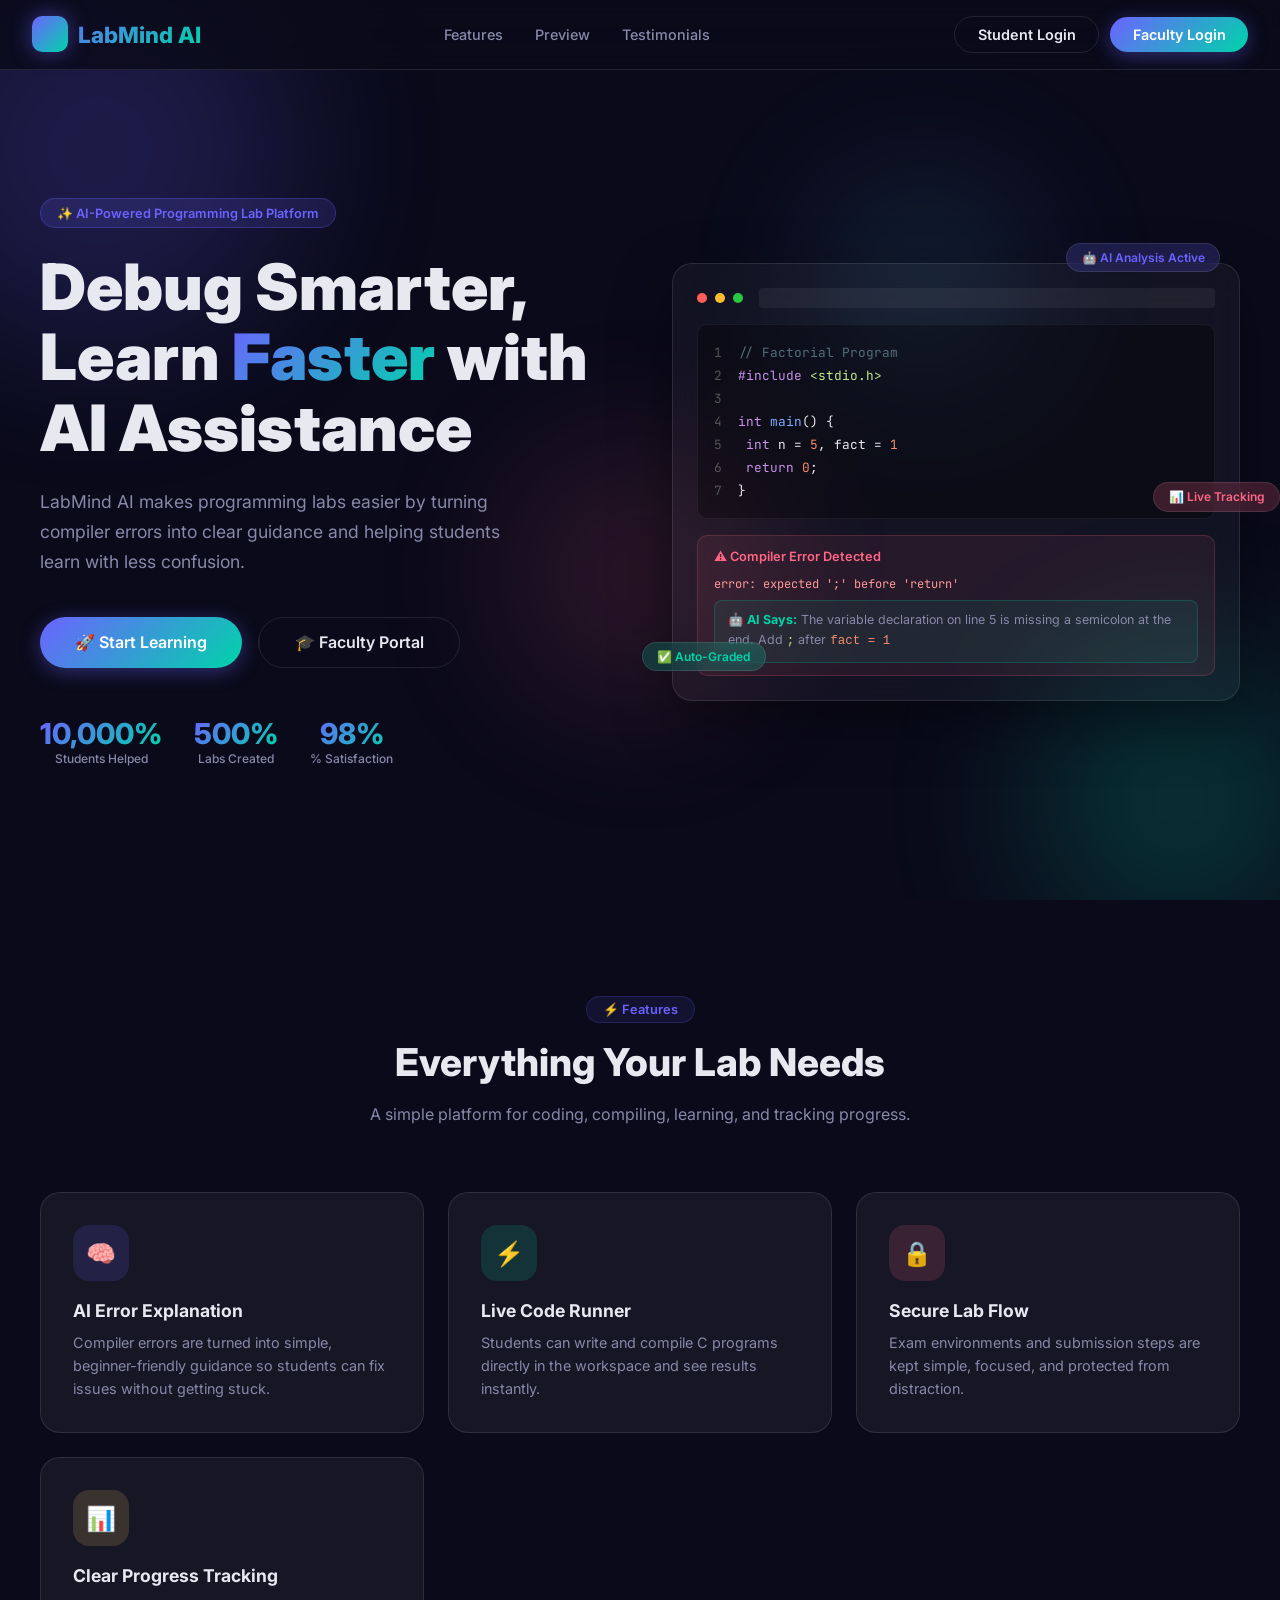
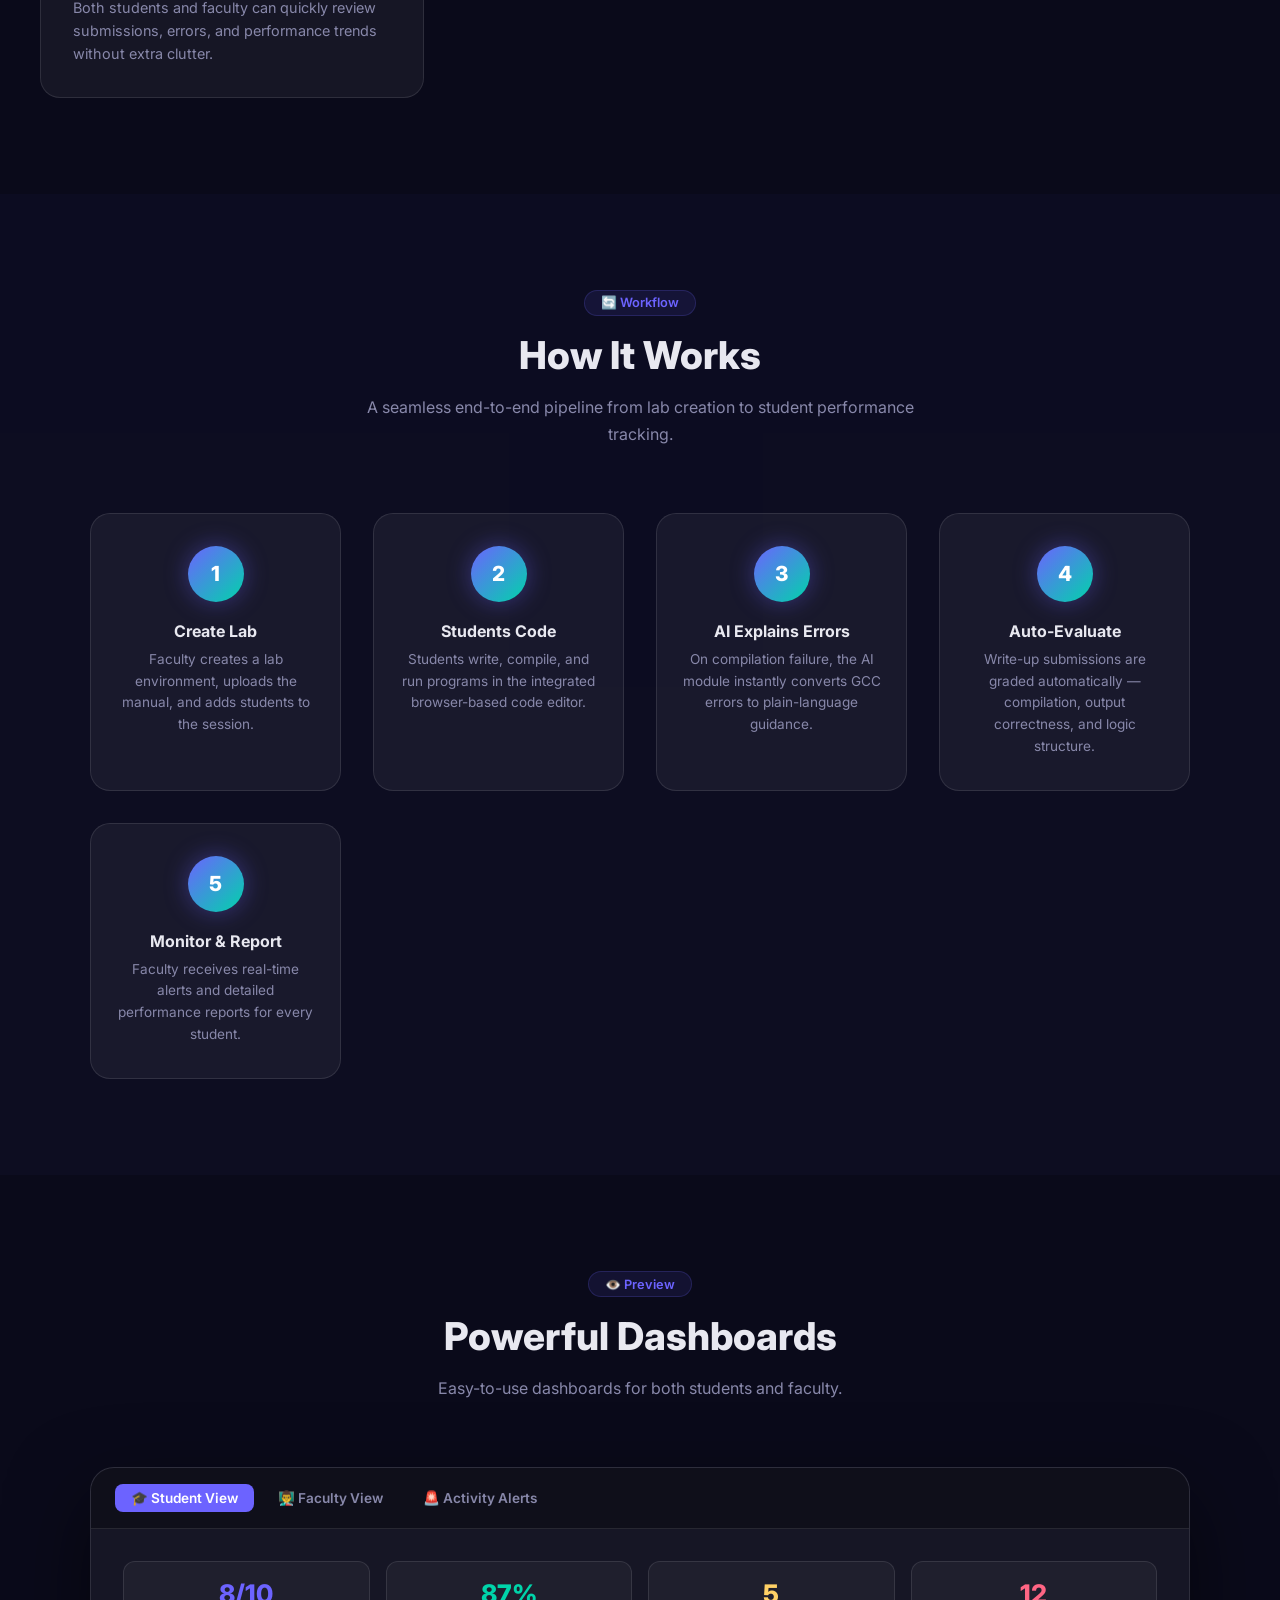
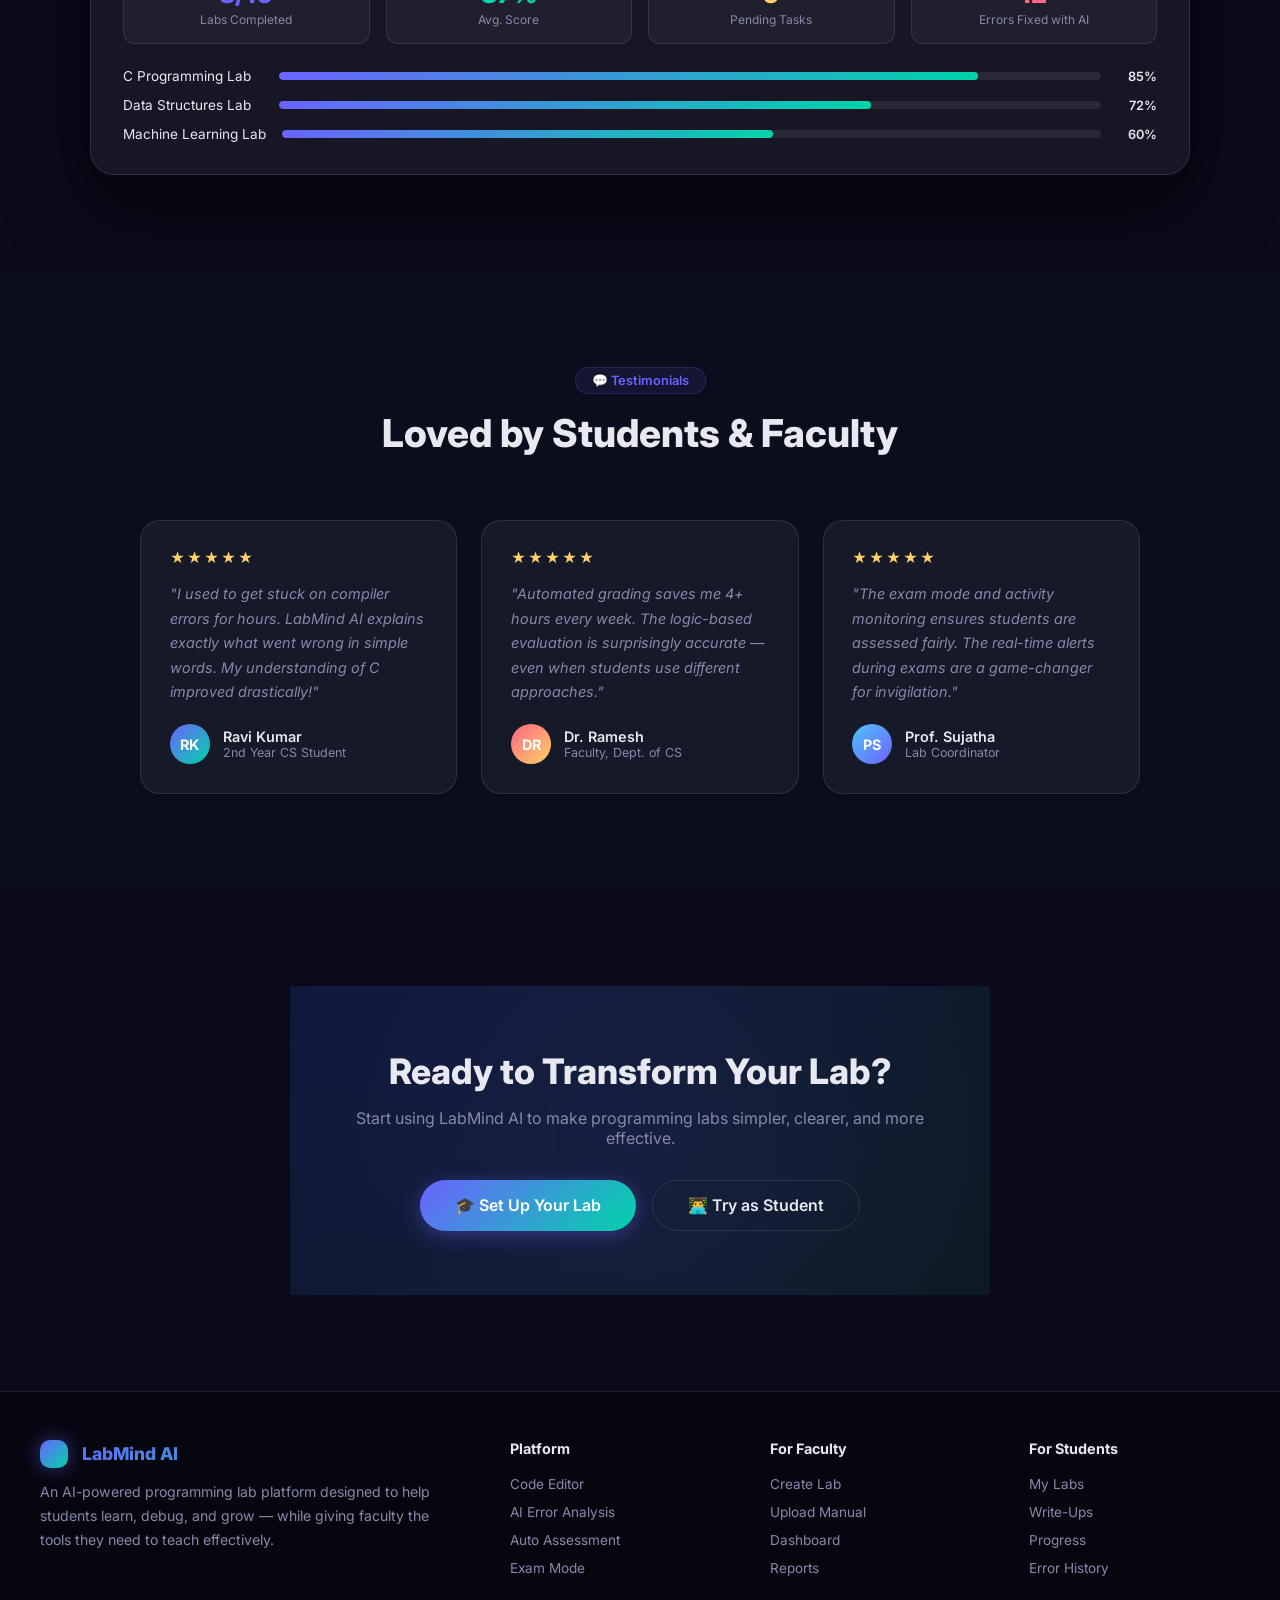
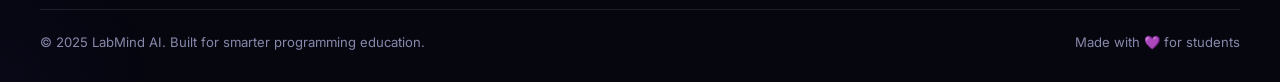
<file: index.html>
<!DOCTYPE html>
<html lang="en">
<head>
  <meta charset="UTF-8">
  <meta name="viewport" content="width=device-width, initial-scale=1.0">
  <title>LabMind AI — Smart Programming Lab Assistant</title>
  <link rel="stylesheet" href="style.css">
  <link rel="icon" href="data:image/svg+xml,<svg xmlns='http://www.w3.org/2000/svg' viewBox='0 0 100 100'><text y='.9em' font-size='90'>🧠</text></svg>">
</head>
<body>
<div class="animated-bg">
  <div class="blob blob1"></div>
  <div class="blob blob2"></div>
  <div class="blob blob3"></div>
  <div class="blob blob4"></div>
</div>
<!-- NAV -->
<nav class="navbar" id="navbar">
  <a href="index.html" class="logo">
    <div class="logo-icon">🧠</div>
    LabMind AI
  </a>
  <ul class="nav-links">
    <li><a href="#features">Features</a></li>
    <li><a href="#preview">Preview</a></li>
    <li><a href="#testimonials">Testimonials</a></li>
  </ul>
  <div style="display:flex;gap:0.7rem;align-items:center">
    <a href="dashboard-student.html" class="btn btn-outline">Student Login</a>
    <a href="dashboard-faculty.html" class="btn btn-primary">Faculty Login</a>
  </div>
</nav>

<!-- HERO -->
<section class="hero">
  <div class="hero-content">
    <div class="hero-text">
      <div class="hero-badge">✨ AI-Powered Programming Lab Platform</div>
      <h1 class="hero-title">
        Debug Smarter,<br>
        Learn <span class="gradient-text">Faster</span> with<br>
        AI Assistance
      </h1>
      <p class="hero-subtitle">
        LabMind AI makes programming labs easier by turning compiler errors into clear guidance and helping students learn with less confusion.
      </p>
      <div class="hero-actions">
        <a href="dashboard-student.html" class="btn btn-primary btn-lg">🚀 Start Learning</a>
        <a href="dashboard-faculty.html" class="btn btn-outline btn-lg">🎓 Faculty Portal</a>
      </div>
      <div class="hero-stats">
        <div class="stat-item">
          <div class="stat-num" data-count="10000">0</div>
          <div class="stat-label">Students Helped</div>
        </div>
        <div class="stat-item">
          <div class="stat-num" data-count="500">0</div>
          <div class="stat-label">Labs Created</div>
        </div>
        <div class="stat-item">
          <div class="stat-num" data-count="98">0</div>
          <div class="stat-label">% Satisfaction</div>
        </div>
      </div>
    </div>

    <div class="hero-visual">
      <div class="hero-card" style="position:relative">
        <div class="card-header">
          <div class="dot red"></div>
          <div class="dot yellow"></div>
          <div class="dot green"></div>
          <div class="card-title-bar"></div>
        </div>
        <div class="code-block">
          <div><span class="line-num">1</span><span class="cm">// Factorial Program</span></div>
          <div><span class="line-num">2</span><span class="kw">#include</span> <span class="str">&lt;stdio.h&gt;</span></div>
          <div><span class="line-num">3</span></div>
          <div><span class="line-num">4</span><span class="kw">int</span> <span class="fn">main</span>() {</div>
          <div><span class="line-num">5</span>  <span class="kw">int</span> n = <span class="num">5</span>, fact = <span class="num">1</span></div>
          <div><span class="line-num">6</span>  <span class="kw">return</span> <span class="num">0</span>;</div>
          <div><span class="line-num">7</span>}</div>
        </div>
        <div class="error-panel">
          <div class="error-header">⚠️ Compiler Error Detected</div>
          <code style="font-size:0.75rem;color:#ff9999;font-family:'JetBrains Mono',monospace">
            error: expected ';' before 'return'
          </code>
          <div class="ai-suggestion">
            <strong>🤖 AI Says:</strong> The variable declaration on line 5 is missing a semicolon at the end. Add <code style="color:#c3e88d">;</code> after <code style="color:#f78c6c">fact = 1</code>
          </div>
        </div>
      </div>
      <div class="floating-chip chip1">🤖 AI Analysis Active</div>
      <div class="floating-chip chip2">✅ Auto-Graded</div>
      <div class="floating-chip chip3">📊 Live Tracking</div>
    </div>
  </div>
</section>

<!-- FEATURES -->
<section class="section" id="features">
  <div class="section-center">
    <div class="section-tag">⚡ Features</div>
    <h2 class="section-title">Everything Your Lab Needs</h2>
    <p class="section-sub">A simple platform for coding, compiling, learning, and tracking progress.</p>
  </div>
  <div class="features-grid">
    <div class="feature-card" style="--accent-color:#6c63ff">
      <div class="feature-icon" style="background:rgba(108,99,255,0.15)">🧠</div>
      <h3>AI Error Explanation</h3>
      <p>Compiler errors are turned into simple, beginner-friendly guidance so students can fix issues without getting stuck.</p>
    </div>
    <div class="feature-card">
      <div class="feature-icon" style="background:rgba(0,212,170,0.15)">⚡</div>
      <h3>Live Code Runner</h3>
      <p>Students can write and compile C programs directly in the workspace and see results instantly.</p>
    </div>
    <div class="feature-card">
      <div class="feature-icon" style="background:rgba(255,101,132,0.15)">🔒</div>
      <h3>Secure Lab Flow</h3>
      <p>Exam environments and submission steps are kept simple, focused, and protected from distraction.</p>
    </div>
    <div class="feature-card">
      <div class="feature-icon" style="background:rgba(255,209,102,0.15)">📊</div>
      <h3>Clear Progress Tracking</h3>
      <p>Both students and faculty can quickly review submissions, errors, and performance trends without extra clutter.</p>
    </div>
  </div>
</section>

<!-- HOW IT WORKS -->
<section class="section" id="how-it-works" style="background:rgba(108,99,255,0.03)">
  <div class="section-center">
    <div class="section-tag">🔄 Workflow</div>
    <h2 class="section-title">How It Works</h2>
    <p class="section-sub">A seamless end-to-end pipeline from lab creation to student performance tracking.</p>
  </div>
  <div class="steps-grid">
    <div class="step-card" style="animation-delay:0.1s">
      <div class="step-num">1</div>
      <h3>Create Lab</h3>
      <p>Faculty creates a lab environment, uploads the manual, and adds students to the session.</p>
    </div>
    <div class="step-card" style="animation-delay:0.2s">
      <div class="step-num">2</div>
      <h3>Students Code</h3>
      <p>Students write, compile, and run programs in the integrated browser-based code editor.</p>
    </div>
    <div class="step-card" style="animation-delay:0.3s">
      <div class="step-num">3</div>
      <h3>AI Explains Errors</h3>
      <p>On compilation failure, the AI module instantly converts GCC errors to plain-language guidance.</p>
    </div>
    <div class="step-card" style="animation-delay:0.4s">
      <div class="step-num">4</div>
      <h3>Auto-Evaluate</h3>
      <p>Write-up submissions are graded automatically — compilation, output correctness, and logic structure.</p>
    </div>
    <div class="step-card" style="animation-delay:0.5s">
      <div class="step-num">5</div>
      <h3>Monitor & Report</h3>
      <p>Faculty receives real-time alerts and detailed performance reports for every student.</p>
    </div>
  </div>
</section>

<!-- DASHBOARD PREVIEW -->
<section class="section" id="preview">
  <div class="section-center">
    <div class="section-tag">👁️ Preview</div>
    <h2 class="section-title">Powerful Dashboards</h2>
    <p class="section-sub">Easy-to-use dashboards for both students and faculty.</p>
  </div>
  <div class="dashboard-preview">
    <div class="preview-tabs">
      <div class="preview-tab active" onclick="switchTab('student-tab', this)">🎓 Student View</div>
      <div class="preview-tab" onclick="switchTab('faculty-tab', this)">👨‍🏫 Faculty View</div>
      <div class="preview-tab" onclick="switchTab('alert-tab', this)">🚨 Activity Alerts</div>
    </div>

    <div id="student-tab" class="preview-body active">
      <div class="mini-dash-grid">
        <div class="mini-stat">
          <div class="mini-stat-val" style="color:#6c63ff">8/10</div>
          <div class="mini-stat-label">Labs Completed</div>
        </div>
        <div class="mini-stat">
          <div class="mini-stat-val" style="color:#00d4aa">87%</div>
          <div class="mini-stat-label">Avg. Score</div>
        </div>
        <div class="mini-stat">
          <div class="mini-stat-val" style="color:#ffd166">5</div>
          <div class="mini-stat-label">Pending Tasks</div>
        </div>
        <div class="mini-stat">
          <div class="mini-stat-val" style="color:#ff6584">12</div>
          <div class="mini-stat-label">Errors Fixed with AI</div>
        </div>
      </div>
      <div class="progress-list">
        <div class="progress-item">
          <span class="progress-label">C Programming Lab</span>
          <div class="progress-bar"><div class="progress-fill" style="width:85%"></div></div>
          <span class="progress-pct">85%</span>
        </div>
        <div class="progress-item">
          <span class="progress-label">Data Structures Lab</span>
          <div class="progress-bar"><div class="progress-fill" style="width:72%"></div></div>
          <span class="progress-pct">72%</span>
        </div>
        <div class="progress-item">
          <span class="progress-label">Machine Learning Lab</span>
          <div class="progress-bar"><div class="progress-fill" style="width:60%"></div></div>
          <span class="progress-pct">60%</span>
        </div>
      </div>
    </div>

    <div id="faculty-tab" class="preview-body">
      <div class="mini-dash-grid">
        <div class="mini-stat">
          <div class="mini-stat-val" style="color:#6c63ff">42</div>
          <div class="mini-stat-label">Total Students</div>
        </div>
        <div class="mini-stat">
          <div class="mini-stat-val" style="color:#00d4aa">6</div>
          <div class="mini-stat-label">Active Labs</div>
        </div>
        <div class="mini-stat">
          <div class="mini-stat-val" style="color:#ffd166">3</div>
          <div class="mini-stat-label">Write-Ups Pending</div>
        </div>
        <div class="mini-stat">
          <div class="mini-stat-val" style="color:#ff6584">2</div>
          <div class="mini-stat-label">Alerts Today</div>
        </div>
      </div>
      <div class="activity-log">
        <div class="activity-item">
          <div class="activity-dot" style="background:#00d4aa"></div>
          <span>Ravi Kumar submitted Write-Up 3 — <strong style="color:#00d4aa">9/10</strong></span>
          <span class="activity-time">10:23 AM</span>
        </div>
        <div class="activity-item">
          <div class="activity-dot" style="background:#6c63ff"></div>
          <span>Priya Sharma used AI assist for Bubble Sort error</span>
          <span class="activity-time">10:18 AM</span>
        </div>
        <div class="activity-item">
          <div class="activity-dot" style="background:#ffd166"></div>
          <span>Write-Up 4 scheduled — Starts in 15 minutes</span>
          <span class="activity-time">10:15 AM</span>
        </div>
        <div class="activity-item">
          <div class="activity-dot" style="background:#ff6584"></div>
          <span>Arjun Das — Tab switch detected during exam</span>
          <span class="activity-time">10:05 AM</span>
        </div>
      </div>
    </div>

    <div id="alert-tab" class="preview-body">
      <div class="alert-list">
        <div class="alert-item err">
          <span>🚨</span>
          <div><strong>Arjun Das</strong> switched browser tab during exam<br><small>Write-Up 4 | 10:32 AM</small></div>
          <span style="margin-left:auto"><button class="btn btn-sm btn-danger">Review</button></span>
        </div>
        <div class="alert-item warn">
          <span>⚠️</span>
          <div><strong>Meena R</strong> left the exam window for 8 seconds<br><small>Write-Up 4 | 10:29 AM</small></div>
          <span style="margin-left:auto"><button class="btn btn-sm btn-outline">Dismiss</button></span>
        </div>
        <div class="alert-item ok">
          <span>✅</span>
          <div><strong>Ravi Kumar</strong> submitted successfully — Score: 9/10<br><small>Write-Up 3 | 10:23 AM</small></div>
          <span style="margin-left:auto"><button class="btn btn-sm btn-secondary">Details</button></span>
        </div>
      </div>
    </div>
  </div>
</section>

<!-- TESTIMONIALS -->
<section class="section" id="testimonials" style="background:rgba(0,212,170,0.02)">
  <div class="section-center">
    <div class="section-tag">💬 Testimonials</div>
    <h2 class="section-title">Loved by Students & Faculty</h2>
  </div>
  <div class="testimonials-grid">
    <div class="testimonial-card">
      <div class="stars">★★★★★</div>
      <p>"I used to get stuck on compiler errors for hours. LabMind AI explains exactly what went wrong in simple words. My understanding of C improved drastically!"</p>
      <div class="t-author">
        <div class="t-avatar" style="background:linear-gradient(135deg,#6c63ff,#00d4aa)">RK</div>
        <div>
          <div class="t-name">Ravi Kumar</div>
          <div class="t-role">2nd Year CS Student</div>
        </div>
      </div>
    </div>
    <div class="testimonial-card">
      <div class="stars">★★★★★</div>
      <p>"Automated grading saves me 4+ hours every week. The logic-based evaluation is surprisingly accurate — even when students use different approaches."</p>
      <div class="t-author">
        <div class="t-avatar" style="background:linear-gradient(135deg,#ff6584,#ffd166)">DR</div>
        <div>
          <div class="t-name">Dr. Ramesh</div>
          <div class="t-role">Faculty, Dept. of CS</div>
        </div>
      </div>
    </div>
    <div class="testimonial-card">
      <div class="stars">★★★★★</div>
      <p>"The exam mode and activity monitoring ensures students are assessed fairly. The real-time alerts during exams are a game-changer for invigilation."</p>
      <div class="t-author">
        <div class="t-avatar" style="background:linear-gradient(135deg,#4fc3f7,#6c63ff)">PS</div>
        <div>
          <div class="t-name">Prof. Sujatha</div>
          <div class="t-role">Lab Coordinator</div>
        </div>
      </div>
    </div>
  </div>
</section>

<!-- CTA -->
<section class="cta-section">
  <div class="cta-box">
    <h2>Ready to Transform Your Lab?</h2>
    <p>Start using LabMind AI to make programming labs simpler, clearer, and more effective.</p>
    <div class="cta-actions">
      <a href="dashboard-faculty.html" class="btn btn-primary btn-lg">🎓 Set Up Your Lab</a>
      <a href="dashboard-student.html" class="btn btn-outline btn-lg">👨‍💻 Try as Student</a>
    </div>
  </div>
</section>

<!-- FOOTER -->
<footer>
  <div class="footer-content">
    <div class="footer-brand">
      <a href="index.html" class="logo" style="font-size:1.1rem;margin-bottom:0.5rem;display:flex">
        <div class="logo-icon" style="width:28px;height:28px;font-size:0.8rem">🧠</div>
        &nbsp;LabMind AI
      </a>
      <p>An AI-powered programming lab platform designed to help students learn, debug, and grow — while giving faculty the tools they need to teach effectively.</p>
    </div>
    <div class="footer-col">
      <h4>Platform</h4>
      <ul>
        <li><a href="#">Code Editor</a></li>
        <li><a href="#">AI Error Analysis</a></li>
        <li><a href="#">Auto Assessment</a></li>
        <li><a href="#">Exam Mode</a></li>
      </ul>
    </div>
    <div class="footer-col">
      <h4>For Faculty</h4>
      <ul>
        <li><a href="#">Create Lab</a></li>
        <li><a href="#">Upload Manual</a></li>
        <li><a href="#">Dashboard</a></li>
        <li><a href="#">Reports</a></li>
      </ul>
    </div>
    <div class="footer-col">
      <h4>For Students</h4>
      <ul>
        <li><a href="#">My Labs</a></li>
        <li><a href="#">Write-Ups</a></li>
        <li><a href="#">Progress</a></li>
        <li><a href="#">Error History</a></li>
      </ul>
    </div>
  </div>
  <div class="footer-bottom">
    <span>© 2025 LabMind AI. Built for smarter programming education.</span>
    <span>Made with 💜 for students</span>
  </div>
</footer>

<div id="toast-container"></div>

<script src="app.js"></script>
</body>
</html>
</file>
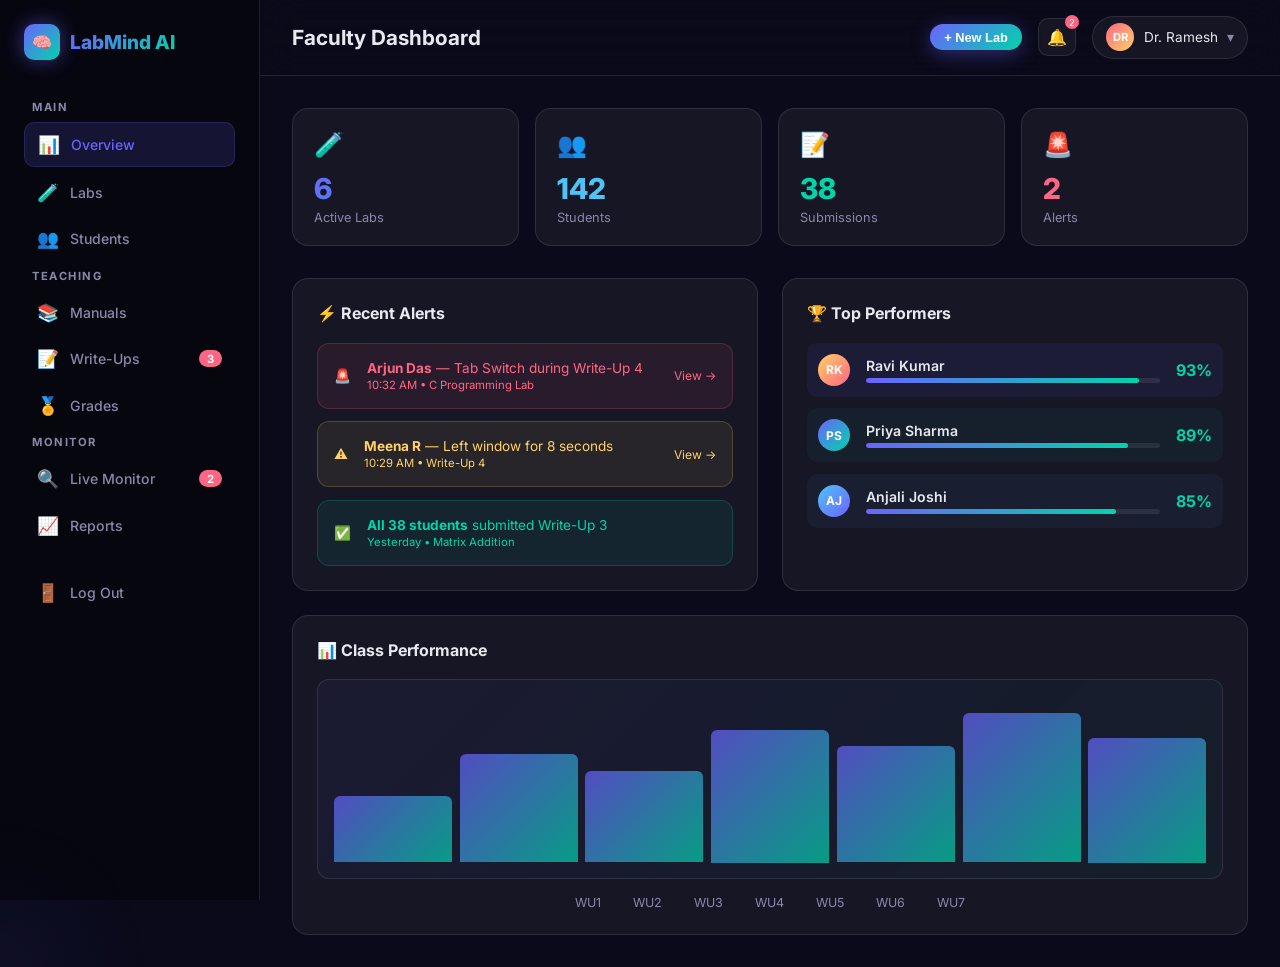
<file: dashboard-faculty.html>
<!DOCTYPE html>
<html lang="en">
<head>
  <meta charset="UTF-8">
  <meta name="viewport" content="width=device-width, initial-scale=1.0">
  <title>Faculty Dashboard — LabMind AI</title>
  <link rel="stylesheet" href="style.css">
  <link rel="icon" href="data:image/svg+xml,<svg xmlns='http://www.w3.org/2000/svg' viewBox='0 0 100 100'><text y='.9em' font-size='90'>👨🏫</text></svg>">
</head>
<body>

<canvas id="particles-bg"></canvas>

<div class="dash-layout">
  <!-- SIDEBAR -->
  <aside class="sidebar" id="sidebar">
    <div class="sidebar-logo">
      <div class="logo-icon">🧠</div>
      <span>LabMind AI</span>
    </div>

    <div class="nav-section">
      <div class="nav-section-label">Main</div>
      <a href="#" class="nav-item active" onclick="showPage('home')">
        <span class="icon">📊</span> Overview
      </a>
      <a href="#" class="nav-item" onclick="showPage('labs')">
        <span class="icon">🧪</span> Labs
      </a>
      <a href="#" class="nav-item" onclick="showPage('students')">
        <span class="icon">👥</span> Students
      </a>
    </div>

    <div class="nav-section">
      <div class="nav-section-label">Teaching</div>
      <a href="#" class="nav-item" onclick="showPage('manual')">
        <span class="icon">📚</span> Manuals
      </a>
      <a href="#" class="nav-item" onclick="showPage('writeups')">
        <span class="icon">📝</span> Write-Ups
        <span class="nav-badge">3</span>
      </a>
      <a href="#" class="nav-item" onclick="showPage('grades')">
        <span class="icon">🏅</span> Grades
      </a>
    </div>

    <div class="nav-section">
      <div class="nav-section-label">Monitor</div>
      <a href="#" class="nav-item" onclick="showPage('monitor')">
        <span class="icon">🔍</span> Live Monitor
        <span class="nav-badge" style="background:var(--danger)">2</span>
      </a>
      <a href="#" class="nav-item" onclick="showPage('reports')">
        <span class="icon">📈</span> Reports
      </a>
    </div>

    <div class="nav-section" style="margin-top:auto;padding-top:1rem">
      <a href="index.html" class="nav-item">
        <span class="icon">🚪</span> Log Out
      </a>
    </div>
  </aside>

  <!-- MAIN -->
  <main class="dash-main">
    <header class="dash-header">
      <div style="display:flex;align-items:center;gap:1rem">
        <h1 id="page-title">Faculty Dashboard</h1>
      </div>
      <div class="header-actions">
        <button class="btn btn-primary btn-sm" onclick="openModal('create-lab-modal')">+ New Lab</button>
        <div class="notif-btn" onclick="showPage('monitor')">
          🔔<div class="notif-badge">2</div>
        </div>
        <div class="user-chip">
          <div class="user-avatar" style="background:linear-gradient(135deg,#ff6584,#ffd166)">DR</div>
          <span>Dr. Ramesh</span>
          <span style="color:var(--text-muted)">▾</span>
        </div>
      </div>
    </header>

    <div class="dash-content">

      <!-- PAGE: HOME -->
      <div id="page-home" class="page-section">
        <div class="stats-row">
          <div class="stat-card">
            <div class="stat-card-icon">🧪</div>
            <div class="stat-card-val gradient-text">6</div>
            <div class="stat-card-label">Active Labs</div>
          </div>
          <div class="stat-card">
            <div class="stat-card-icon">👥</div>
            <div class="stat-card-val" style="color:var(--info)">142</div>
            <div class="stat-card-label">Students</div>
          </div>
          <div class="stat-card">
            <div class="stat-card-icon">📝</div>
            <div class="stat-card-val" style="color:var(--success)">38</div>
            <div class="stat-card-label">Submissions</div>
          </div>
          <div class="stat-card">
            <div class="stat-card-icon">🚨</div>
            <div class="stat-card-val" style="color:var(--danger)">2</div>
            <div class="stat-card-label">Alerts</div>
          </div>
        </div>

        <div class="grid-2">
          <!-- Alerts -->
          <div class="card">
            <div class="card-title">⚡ Recent Alerts</div>
            <div class="alert-list">
              <div class="alert-item err" style="cursor:pointer" onclick="showPage('monitor')">
                <span>🚨</span>
                <div>
                  <strong>Arjun Das</strong> — Tab Switch during Write-Up 4<br>
                  <small>10:32 AM • C Programming Lab</small>
                </div>
                <span style="margin-left:auto;font-size:0.75rem">View →</span>
              </div>
              <div class="alert-item warn" onclick="showPage('monitor')" style="cursor:pointer">
                <span>⚠️</span>
                <div>
                  <strong>Meena R</strong> — Left window for 8 seconds<br>
                  <small>10:29 AM • Write-Up 4</small>
                </div>
                <span style="margin-left:auto;font-size:0.75rem">View →</span>
              </div>
              <div class="alert-item ok">
                <span>✅</span>
                <div>
                  <strong>All 38 students</strong> submitted Write-Up 3<br>
                  <small>Yesterday • Matrix Addition</small>
                </div>
              </div>
            </div>
          </div>

          <!-- Top Performers -->
          <div class="card">
            <div class="card-title">🏆 Top Performers</div>
            <div style="display:flex;flex-direction:column;gap:0.7rem">
              <div style="display:flex;align-items:center;gap:1rem;padding:0.7rem;border-radius:10px;background:rgba(108,99,255,0.08)">
                <div style="width:32px;height:32px;border-radius:50%;background:linear-gradient(135deg,#ffd166,#ff6584);display:flex;align-items:center;justify-content:center;font-size:0.75rem;font-weight:700;color:#fff;flex-shrink:0">RK</div>
                <div style="flex:1">
                  <div style="font-size:0.88rem;font-weight:600">Ravi Kumar</div>
                  <div class="progress-bar" style="height:5px;margin-top:4px"><div class="progress-fill" style="width:93%"></div></div>
                </div>
                <strong style="color:var(--success)">93%</strong>
              </div>
              <div style="display:flex;align-items:center;gap:1rem;padding:0.7rem;border-radius:10px;background:rgba(0,212,170,0.05)">
                <div style="width:32px;height:32px;border-radius:50%;background:linear-gradient(135deg,#6c63ff,#00d4aa);display:flex;align-items:center;justify-content:center;font-size:0.75rem;font-weight:700;color:#fff;flex-shrink:0">PS</div>
                <div style="flex:1">
                  <div style="font-size:0.88rem;font-weight:600">Priya Sharma</div>
                  <div class="progress-bar" style="height:5px;margin-top:4px"><div class="progress-fill" style="width:89%"></div></div>
                </div>
                <strong style="color:var(--success)">89%</strong>
              </div>
              <div style="display:flex;align-items:center;gap:1rem;padding:0.7rem;border-radius:10px;background:rgba(79,195,247,0.05)">
                <div style="width:32px;height:32px;border-radius:50%;background:linear-gradient(135deg,#4fc3f7,#6c63ff);display:flex;align-items:center;justify-content:center;font-size:0.75rem;font-weight:700;color:#fff;flex-shrink:0">AJ</div>
                <div style="flex:1">
                  <div style="font-size:0.88rem;font-weight:600">Anjali Joshi</div>
                  <div class="progress-bar" style="height:5px;margin-top:4px"><div class="progress-fill" style="width:85%"></div></div>
                </div>
                <strong style="color:var(--success)">85%</strong>
              </div>
            </div>
          </div>
        </div>

        <!-- Class Chart -->
        <div class="card">
          <div class="card-title">📊 Class Performance</div>
          <div class="chart-placeholder" id="home-chart"></div>
          <div style="display:flex;justify-content:center;gap:2rem;margin-top:1rem;font-size:0.78rem;color:var(--text-muted)">
            <span>WU1</span><span>WU2</span><span>WU3</span><span>WU4</span><span>WU5</span><span>WU6</span><span>WU7</span>
          </div>
        </div>
      </div>

      <!-- PAGE: LABS -->
      <div id="page-labs" class="page-section" style="display:none">
        <div style="display:flex;justify-content:flex-end;margin-bottom:1rem">
          <button class="btn btn-primary" onclick="openModal('create-lab-modal')">+ Create New Lab</button>
        </div>
        <div style="display:grid;grid-template-columns:repeat(auto-fill,minmax(290px,1fr));gap:1.5rem">
          <div class="lab-card">
            <div style="position:absolute;top:0;left:0;right:0;height:3px;background:linear-gradient(90deg,#6c63ff,#00d4aa)"></div>
            <div class="lab-card-icon">⚙️</div>
            <h3>C Programming Lab</h3>
            <p>Section A — 42 students enrolled</p>
            <div class="lab-card-meta">
              <span class="tag tag-green">Active</span>
              <span class="tag tag-purple">10 Programs</span>
              <span class="tag tag-blue">4 Write-Ups</span>
            </div>
            <div style="display:flex;gap:0.5rem;margin-top:0.8rem">
              <button class="btn btn-outline btn-sm" onclick="showToast('Opening lab settings...','info')">⚙️ Manage</button>
              <button class="btn btn-secondary btn-sm" onclick="showPage('monitor')">👁️ Monitor</button>
            </div>
          </div>
          <div class="lab-card">
            <div style="position:absolute;top:0;left:0;right:0;height:3px;background:linear-gradient(90deg,#00d4aa,#4fc3f7)"></div>
            <div class="lab-card-icon">🌳</div>
            <h3>Data Structures Lab</h3>
            <p>Section A — 38 students enrolled</p>
            <div class="lab-card-meta">
              <span class="tag tag-green">Active</span>
              <span class="tag tag-purple">12 Programs</span>
              <span class="tag tag-blue">3 Write-Ups</span>
            </div>
            <div style="display:flex;gap:0.5rem;margin-top:0.8rem">
              <button class="btn btn-outline btn-sm" onclick="showToast('Opening lab settings...','info')">⚙️ Manage</button>
              <button class="btn btn-secondary btn-sm" onclick="showPage('monitor')">👁️ Monitor</button>
            </div>
          </div>
          <div class="lab-card">
            <div style="position:absolute;top:0;left:0;right:0;height:3px;background:linear-gradient(90deg,#ff6584,#ffd166)"></div>
            <div class="lab-card-icon">🤖</div>
            <h3>Machine Learning Lab</h3>
            <p>Section B — 35 students enrolled</p>
            <div class="lab-card-meta">
              <span class="tag tag-yellow">Upcoming</span>
              <span class="tag tag-purple">8 Programs</span>
            </div>
            <div style="display:flex;gap:0.5rem;margin-top:0.8rem">
              <button class="btn btn-outline btn-sm" onclick="showToast('Opening lab settings...','info')">⚙️ Manage</button>
              <button class="btn btn-secondary btn-sm" onclick="showPage('monitor')">👁️ Monitor</button>
            </div>
          </div>
          <div class="lab-card" onclick="openModal('create-lab-modal')" style="border-style:dashed;display:flex;flex-direction:column;align-items:center;justify-content:center;text-align:center;min-height:200px;cursor:pointer">
            <div style="font-size:2.5rem;margin-bottom:0.8rem;opacity:0.4">+</div>
            <p style="color:var(--text-muted);font-size:0.9rem">Create New Lab</p>
          </div>
        </div>
      </div>

      <!-- PAGE: MANUAL -->
      <div id="page-manual" class="page-section" style="display:none">
        <div class="card" style="margin-bottom:1.5rem">
          <div class="card-title">📚 Lab Manual — C Programming</div>
          <div style="margin-bottom:1rem;display:flex;gap:0.8rem">
            <button class="btn btn-primary btn-sm" onclick="showToast('Upload dialog opened','info')">📤 Upload Manual PDF</button>
            <button class="btn btn-outline btn-sm" onclick="openModal('add-program-modal')">+ Add Program</button>
          </div>
          <div class="table-container">
            <table>
              <thead>
                <tr><th>#</th><th>Program Title</th><th>Objective</th><th>Test Cases</th><th>Reference</th><th>Actions</th></tr>
              </thead>
              <tbody>
                <tr>
                  <td>1</td><td>Factorial</td><td>Compute n!</td>
                  <td><span class="badge badge-success">5 cases</span></td>
                  <td><span class="badge badge-purple">Available</span></td>
                  <td><button class="btn btn-outline btn-sm" onclick="showToast('Editing program...','info')">Edit</button></td>
                </tr>
                <tr>
                  <td>2</td><td>Fibonacci Series</td><td>Print first n terms</td>
                  <td><span class="badge badge-success">4 cases</span></td>
                  <td><span class="badge badge-purple">Available</span></td>
                  <td><button class="btn btn-outline btn-sm" onclick="showToast('Editing program...','info')">Edit</button></td>
                </tr>
                <tr>
                  <td>3</td><td>Matrix Addition</td><td>Add two matrices</td>
                  <td><span class="badge badge-success">3 cases</span></td>
                  <td><span class="badge badge-purple">Available</span></td>
                  <td><button class="btn btn-outline btn-sm" onclick="showToast('Editing program...','info')">Edit</button></td>
                </tr>
                <tr>
                  <td>4</td><td>Sorting Algorithms</td><td>Bubble, Selection sort</td>
                  <td><span class="badge badge-warning">2 cases</span></td>
                  <td><span class="badge badge-purple">Available</span></td>
                  <td><button class="btn btn-outline btn-sm" onclick="showToast('Editing program...','info')">Edit</button></td>
                </tr>
              </tbody>
            </table>
          </div>
        </div>
      </div>

      <!-- PAGE: STUDENTS -->
      <div id="page-students" class="page-section" style="display:none">
        <div style="display:flex;justify-content:space-between;align-items:center;margin-bottom:1rem">
          <div style="display:flex;gap:0.5rem">
            <select class="form-control" style="width:200px" onchange="showToast('Filtering students...','info')">
              <option>All Labs</option>
              <option>C Programming Lab</option>
              <option>Data Structures Lab</option>
            </select>
          </div>
          <button class="btn btn-outline btn-sm" onclick="showToast('Exporting student data...','info')">📥 Export</button>
        </div>
        <div class="card">
          <div class="card-title">👥 Student List — All Labs</div>
          <div class="table-container">
            <table>
              <thead>
                <tr><th>Student</th><th>Roll No</th><th>Lab</th><th>Programs Done</th><th>Avg Score</th><th>Last Active</th><th>Status</th></tr>
              </thead>
              <tbody>
                <tr>
                  <td><div style="display:flex;align-items:center;gap:0.6rem">
                    <div style="width:28px;height:28px;border-radius:50%;background:var(--gradient);display:flex;align-items:center;justify-content:center;font-size:0.68rem;font-weight:700;color:#fff;flex-shrink:0">RK</div>
                    Ravi Kumar</div></td>
                  <td>CS001</td><td>C Programming</td><td>8/10</td>
                  <td><strong style="color:var(--success)">87%</strong></td>
                  <td>Today</td>
                  <td><span class="badge badge-success">Active</span></td>
                </tr>
                <tr>
                  <td><div style="display:flex;align-items:center;gap:0.6rem">
                    <div style="width:28px;height:28px;border-radius:50%;background:linear-gradient(135deg,#ff6584,#ffd166);display:flex;align-items:center;justify-content:center;font-size:0.68rem;font-weight:700;color:#fff;flex-shrink:0">PS</div>
                    Priya Sharma</div></td>
                  <td>CS002</td><td>C Programming</td><td>9/10</td>
                  <td><strong style="color:var(--success)">89%</strong></td>
                  <td>Today</td>
                  <td><span class="badge badge-success">Active</span></td>
                </tr>
                <tr>
                  <td><div style="display:flex;align-items:center;gap:0.6rem">
                    <div style="width:28px;height:28px;border-radius:50%;background:linear-gradient(135deg,#ffd166,#4fc3f7);display:flex;align-items:center;justify-content:center;font-size:0.68rem;font-weight:700;color:#fff;flex-shrink:0">AD</div>
                    Arjun Das</div></td>
                  <td>CS003</td><td>C Programming</td><td>5/10</td>
                  <td><strong style="color:var(--warning)">62%</strong></td>
                  <td>Today</td>
                  <td><span class="badge badge-danger">Alert</span></td>
                </tr>
                <tr>
                  <td><div style="display:flex;align-items:center;gap:0.6rem">
                    <div style="width:28px;height:28px;border-radius:50%;background:linear-gradient(135deg,#4fc3f7,#6c63ff);display:flex;align-items:center;justify-content:center;font-size:0.68rem;font-weight:700;color:#fff;flex-shrink:0">MR</div>
                    Meena R</div></td>
                  <td>CS004</td><td>C Programming</td><td>7/10</td>
                  <td><strong style="color:var(--warning)">74%</strong></td>
                  <td>Today</td>
                  <td><span class="badge badge-warning">Warning</span></td>
                </tr>
              </tbody>
            </table>
          </div>
        </div>
      </div>

      <!-- PAGE: WRITE-UPS -->
      <div id="page-writeups" class="page-section" style="display:none">
        <div style="display:flex;justify-content:flex-end;margin-bottom:1rem">
          <button class="btn btn-primary" onclick="openModal('create-writeup-modal')">+ Schedule Write-Up</button>
        </div>
        <div class="card">
          <div class="card-title">📝 Write-Up Management</div>
          <div class="table-container">
            <table>
              <thead>
                <tr><th>#</th><th>Title</th><th>Lab</th><th>Duration</th><th>Marks</th><th>Submissions</th><th>Status</th><th>Actions</th></tr>
              </thead>
              <tbody>
                <tr>
                  <td>1</td><td>Factorial Program</td><td>C Programming</td><td>15 min</td><td>10</td>
                  <td>42/42</td><td><span class="badge badge-success">Completed</span></td>
                  <td><button class="btn btn-outline btn-sm" onclick="showPage('grades')">Results</button></td>
                </tr>
                <tr>
                  <td>2</td><td>Fibonacci Series</td><td>C Programming</td><td>15 min</td><td>10</td>
                  <td>41/42</td><td><span class="badge badge-success">Completed</span></td>
                  <td><button class="btn btn-outline btn-sm" onclick="showPage('grades')">Results</button></td>
                </tr>
                <tr>
                  <td>3</td><td>Matrix Addition</td><td>C Programming</td><td>20 min</td><td>10</td>
                  <td>38/42</td><td><span class="badge badge-success">Completed</span></td>
                  <td><button class="btn btn-outline btn-sm" onclick="showPage('grades')">Results</button></td>
                </tr>
                <tr>
                  <td>4</td><td>Sorting Algorithms</td><td>C Programming</td><td>20 min</td><td>10</td>
                  <td>15/42</td><td><span class="badge badge-danger">Live Now 🔴</span></td>
                  <td><button class="btn btn-danger btn-sm" onclick="showPage('monitor')">Monitor</button></td>
                </tr>
              </tbody>
            </table>
          </div>
        </div>
      </div>

      <!-- PAGE: GRADES -->
      <div id="page-grades" class="page-section" style="display:none">
        <div class="stats-row" style="margin-bottom:1.5rem">
          <div class="stat-card">
            <div class="stat-card-icon">📊</div>
            <div class="stat-card-val gradient-text">78%</div>
            <div class="stat-card-label">Class Average</div>
          </div>
          <div class="stat-card">
            <div class="stat-card-icon">🏆</div>
            <div class="stat-card-val" style="color:var(--success)">9.3</div>
            <div class="stat-card-label">Highest Score</div>
          </div>
          <div class="stat-card">
            <div class="stat-card-icon">📉</div>
            <div class="stat-card-val" style="color:var(--danger)">4.1</div>
            <div class="stat-card-label">Lowest Score</div>
          </div>
          <div class="stat-card">
            <div class="stat-card-icon">✅</div>
            <div class="stat-card-val" style="color:var(--info)">38</div>
            <div class="stat-card-label">Total Graded</div>
          </div>
        </div>
        <div class="card">
          <div class="card-title" style="justify-content:space-between">
            🏅 Grade Sheet — Write-Up 3
            <button class="btn btn-outline btn-sm" onclick="showToast('Exporting grades...','info')">📥 Export CSV</button>
          </div>
          <div class="table-container">
            <table>
              <thead>
                <tr><th>Student</th><th>Roll No</th><th>Compilation</th><th>Output</th><th>Logic</th><th>Total</th><th>Grade</th></tr>
              </thead>
              <tbody>
                <tr>
                  <td>Ravi Kumar</td><td>CS001</td>
                  <td><span class="badge badge-success">3/3</span></td>
                  <td><span class="badge badge-success">4/4</span></td>
                  <td><span class="badge badge-success">3/3</span></td>
                  <td><strong style="color:var(--success)">10/10</strong></td>
                  <td><span class="badge badge-success">A+</span></td>
                </tr>
                <tr>
                  <td>Priya Sharma</td><td>CS002</td>
                  <td><span class="badge badge-success">3/3</span></td>
                  <td><span class="badge badge-success">3/4</span></td>
                  <td><span class="badge badge-success">3/3</span></td>
                  <td><strong style="color:var(--success)">9/10</strong></td>
                  <td><span class="badge badge-success">A</span></td>
                </tr>
                <tr>
                  <td>Arjun Das</td><td>CS003</td>
                  <td><span class="badge badge-warning">2/3</span></td>
                  <td><span class="badge badge-warning">2/4</span></td>
                  <td><span class="badge badge-warning">2/3</span></td>
                  <td><strong style="color:var(--warning)">6/10</strong></td>
                  <td><span class="badge badge-warning">C</span></td>
                </tr>
                <tr>
                  <td>Meena R</td><td>CS004</td>
                  <td><span class="badge badge-success">3/3</span></td>
                  <td><span class="badge badge-success">3/4</span></td>
                  <td><span class="badge badge-warning">2/3</span></td>
                  <td><strong>8/10</strong></td>
                  <td><span class="badge badge-info">B+</span></td>
                </tr>
              </tbody>
            </table>
          </div>
        </div>
      </div>

      <!-- PAGE: MONITOR -->
      <div id="page-monitor" class="page-section" style="display:none">
        <div class="exam-banner">
          <div class="exam-banner-dot"></div>
          <strong>Write-Up 4 IN PROGRESS</strong> — Sorting Algorithms &nbsp;|&nbsp;
          <span style="color:var(--warning)" id="faculty-timer">⏱ 14:20 remaining</span>
          <span style="margin-left:auto">15/42 submitted</span>
        </div>

        <div class="stats-row" style="margin-bottom:1.5rem">
          <div class="stat-card">
            <div class="stat-card-icon">🟢</div>
            <div class="stat-card-val" style="color:var(--success)">42</div>
            <div class="stat-card-label">Online Now</div>
          </div>
          <div class="stat-card">
            <div class="stat-card-icon">✅</div>
            <div class="stat-card-val" style="color:var(--info)">15</div>
            <div class="stat-card-label">Submitted</div>
          </div>
          <div class="stat-card">
            <div class="stat-card-icon">🚨</div>
            <div class="stat-card-val" style="color:var(--danger)">2</div>
            <div class="stat-card-label">Alerts</div>
          </div>
          <div class="stat-card">
            <div class="stat-card-icon">⌨️</div>
            <div class="stat-card-val" style="color:var(--primary)">25</div>
            <div class="stat-card-label">Coding Now</div>
          </div>
        </div>

        <div class="grid-2">
          <div class="card">
            <div class="card-title">🚨 Activity Alerts</div>
            <div class="alert-list">
              <div class="alert-item err">
                <span>🚨</span>
                <div>
                  <strong>Arjun Das (CS003)</strong><br>
                  Tab switch detected — 3 times<br>
                  <small>10:32 AM, 10:35 AM, 10:41 AM</small>
                </div>
                <div style="margin-left:auto;display:flex;gap:0.4rem;flex-direction:column">
                  <button class="btn btn-danger btn-sm" onclick="showToast('Warning sent to Arjun Das','info')">Warn</button>
                  <button class="btn btn-outline btn-sm" onclick="showToast('Dismissed alert','info')">Dismiss</button>
                </div>
              </div>
              <div class="alert-item warn">
                <span>⚠️</span>
                <div>
                  <strong>Meena R (CS004)</strong><br>
                  Left exam window — 8 seconds<br>
                  <small>10:29 AM</small>
                </div>
                <div style="margin-left:auto;display:flex;gap:0.4rem;flex-direction:column">
                  <button class="btn btn-outline btn-sm" onclick="showToast('Dismissed alert','info')">Dismiss</button>
                </div>
              </div>
            </div>
          </div>

          <div class="card">
            <div class="card-title">👁️ Live Student Status</div>
            <div style="display:flex;flex-direction:column;gap:0.6rem;max-height:280px;overflow-y:auto">
              <div style="display:flex;align-items:center;gap:0.8rem;padding:0.6rem;border-radius:8px;background:rgba(0,212,170,0.06)">
                <div style="width:8px;height:8px;border-radius:50%;background:#00d4aa;flex-shrink:0;animation:blink 2s infinite"></div>
                <span style="font-size:0.85rem">Ravi Kumar</span>
                <span class="badge badge-success" style="margin-left:auto">Coding</span>
              </div>
              <div style="display:flex;align-items:center;gap:0.8rem;padding:0.6rem;border-radius:8px;background:rgba(79,195,247,0.06)">
                <div style="width:8px;height:8px;border-radius:50%;background:#4fc3f7;flex-shrink:0"></div>
                <span style="font-size:0.85rem">Priya Sharma</span>
                <span class="badge badge-info" style="margin-left:auto">Submitted</span>
              </div>
              <div style="display:flex;align-items:center;gap:0.8rem;padding:0.6rem;border-radius:8px;background:rgba(255,101,132,0.06)">
                <div style="width:8px;height:8px;border-radius:50%;background:#ff6584;flex-shrink:0;animation:blink 0.5s infinite"></div>
                <span style="font-size:0.85rem">Arjun Das</span>
                <span class="badge badge-danger" style="margin-left:auto">⚠ Alert</span>
              </div>
              <div style="display:flex;align-items:center;gap:0.8rem;padding:0.6rem;border-radius:8px;background:rgba(255,209,102,0.06)">
                <div style="width:8px;height:8px;border-radius:50%;background:#ffd166;flex-shrink:0"></div>
                <span style="font-size:0.85rem">Meena R</span>
                <span class="badge badge-warning" style="margin-left:auto">Coding</span>
              </div>
              <div style="display:flex;align-items:center;gap:0.8rem;padding:0.6rem;border-radius:8px;background:rgba(0,212,170,0.06)">
                <div style="width:8px;height:8px;border-radius:50%;background:#00d4aa;flex-shrink:0;animation:blink 2.5s infinite"></div>
                <span style="font-size:0.85rem">Anjali Joshi</span>
                <span class="badge badge-success" style="margin-left:auto">Coding</span>
              </div>
            </div>
          </div>
        </div>
      </div>

      <!-- PAGE: REPORTS -->
      <div id="page-reports" class="page-section" style="display:none">
        <div class="grid-2">
          <div class="card">
            <div class="card-title">📊 Lab-wise Summary</div>
            <div style="display:flex;flex-direction:column;gap:0.9rem">
              <div class="progress-item">
                <span class="progress-label" style="min-width:150px">C Programming</span>
                <div class="progress-bar"><div class="progress-fill" style="width:78%"></div></div>
                <span class="progress-pct">78%</span>
              </div>
              <div class="progress-item">
                <span class="progress-label" style="min-width:150px">Data Structures</span>
                <div class="progress-bar"><div class="progress-fill" style="width:65%"></div></div>
                <span class="progress-pct">65%</span>
              </div>
              <div class="progress-item">
                <span class="progress-label" style="min-width:150px">ML Lab</span>
                <div class="progress-bar"><div class="progress-fill" style="width:72%"></div></div>
                <span class="progress-pct">72%</span>
              </div>
              <div class="progress-item">
                <span class="progress-label" style="min-width:150px">Full Stack</span>
                <div class="progress-bar"><div class="progress-fill" style="width:81%"></div></div>
                <span class="progress-pct">81%</span>
              </div>
            </div>
          </div>
          <div class="card">
            <div class="card-title">🔍 Common Errors in Class</div>
            <div style="display:flex;flex-direction:column;gap:0.7rem">
              <div style="display:flex;justify-content:space-between;align-items:center;padding:0.7rem;background:rgba(255,101,132,0.07);border-radius:8px">
                <span style="font-size:0.88rem">Missing Semicolon</span>
                <span style="font-weight:700;color:var(--danger)">34 times</span>
              </div>
              <div style="display:flex;justify-content:space-between;align-items:center;padding:0.7rem;background:rgba(255,209,102,0.07);border-radius:8px">
                <span style="font-size:0.88rem">Undeclared Variable</span>
                <span style="font-weight:700;color:var(--warning)">21 times</span>
              </div>
              <div style="display:flex;justify-content:space-between;align-items:center;padding:0.7rem;background:rgba(79,195,247,0.07);border-radius:8px">
                <span style="font-size:0.88rem">Missing Header</span>
                <span style="font-weight:700;color:var(--info)">15 times</span>
              </div>
              <div style="display:flex;justify-content:space-between;align-items:center;padding:0.7rem;background:rgba(108,99,255,0.07);border-radius:8px">
                <span style="font-size:0.88rem">Type Mismatch</span>
                <span style="font-weight:700;color:var(--primary)">9 times</span>
              </div>
            </div>
          </div>
        </div>
        <div class="card" style="margin-top:1.5rem">
          <div class="card-title" style="justify-content:space-between">
            📈 Semester Progress
            <button class="btn btn-outline btn-sm" onclick="showToast('Generating full report PDF...','info')">📥 Download Report</button>
          </div>
          <div class="chart-placeholder" id="reports-chart"></div>
        </div>
      </div>

    </div>
  </main>
</div>

<!-- CREATE LAB MODAL -->
<div class="modal-overlay" id="create-lab-modal">
  <div class="modal">
    <div class="modal-header">
      <h2>🧪 Create New Lab</h2>
      <button class="modal-close" onclick="closeModal('create-lab-modal')">✕</button>
    </div>
    <div class="form-group">
      <label>Lab Name</label>
      <input type="text" class="form-control" placeholder="e.g. C Programming Lab — Section A">
    </div>
    <div class="form-row">
      <div class="form-group">
        <label>Subject</label>
        <input type="text" class="form-control" placeholder="C Programming">
      </div>
      <div class="form-group">
        <label>Section</label>
        <input type="text" class="form-control" placeholder="Section A">
      </div>
    </div>
    <div class="form-group">
      <label>Semester</label>
      <select class="form-control">
        <option>Semester 1</option><option>Semester 2</option><option>Semester 3</option>
        <option>Semester 4</option><option>Semester 5</option><option>Semester 6</option>
      </select>
    </div>
    <div style="display:flex;gap:0.8rem;justify-content:flex-end;margin-top:1rem">
      <button class="btn btn-outline" onclick="closeModal('create-lab-modal')">Cancel</button>
      <button class="btn btn-primary" onclick="closeModal('create-lab-modal');showToast('Lab created successfully!','success')">Create Lab</button>
    </div>
  </div>
</div>

<!-- CREATE WRITE-UP MODAL -->
<div class="modal-overlay" id="create-writeup-modal">
  <div class="modal">
    <div class="modal-header">
      <h2>📝 Schedule Write-Up</h2>
      <button class="modal-close" onclick="closeModal('create-writeup-modal')">✕</button>
    </div>
    <div class="form-group">
      <label>Write-Up Title</label>
      <input type="text" class="form-control" placeholder="e.g. Sorting Algorithms">
    </div>
    <div class="form-group">
      <label>Select Lab</label>
      <select class="form-control">
        <option>C Programming Lab — Section A</option>
        <option>Data Structures Lab — Section A</option>
      </select>
    </div>
    <div class="form-row">
      <div class="form-group">
        <label>Duration (minutes)</label>
        <input type="number" class="form-control" value="20">
      </div>
      <div class="form-group">
        <label>Total Marks</label>
        <input type="number" class="form-control" value="10">
      </div>
    </div>
    <div class="form-group">
      <label>Schedule Date & Time</label>
      <input type="datetime-local" class="form-control">
    </div>
    <div style="display:flex;gap:0.8rem;justify-content:flex-end;margin-top:1rem">
      <button class="btn btn-outline" onclick="closeModal('create-writeup-modal')">Cancel</button>
      <button class="btn btn-primary" onclick="closeModal('create-writeup-modal');showToast('Write-Up scheduled!','success')">Schedule</button>
    </div>
  </div>
</div>

<!-- ADD PROGRAM MODAL -->
<div class="modal-overlay" id="add-program-modal">
  <div class="modal">
    <div class="modal-header">
      <h2>➕ Add Program to Manual</h2>
      <button class="modal-close" onclick="closeModal('add-program-modal')">✕</button>
    </div>
    <div class="form-group">
      <label>Program Title</label>
      <input type="text" class="form-control" placeholder="e.g. Factorial">
    </div>
    <div class="form-group">
      <label>Objective</label>
      <input type="text" class="form-control" placeholder="Brief objective of the program">
    </div>
    <div class="form-group">
      <label>Reference Solution (optional)</label>
      <textarea class="form-control" rows="5" placeholder="#include <stdio.h>&#10;...&#10;" style="font-family:'JetBrains Mono',monospace;font-size:0.82rem;resize:vertical"></textarea>
    </div>
    <div style="display:flex;gap:0.8rem;justify-content:flex-end;margin-top:1rem">
      <button class="btn btn-outline" onclick="closeModal('add-program-modal')">Cancel</button>
      <button class="btn btn-primary" onclick="closeModal('add-program-modal');showToast('Program added to manual!','success')">Add Program</button>
    </div>
  </div>
</div>

<div id="toast-container"></div>
<script src="app.js"></script>
</body>
</html>
</file>
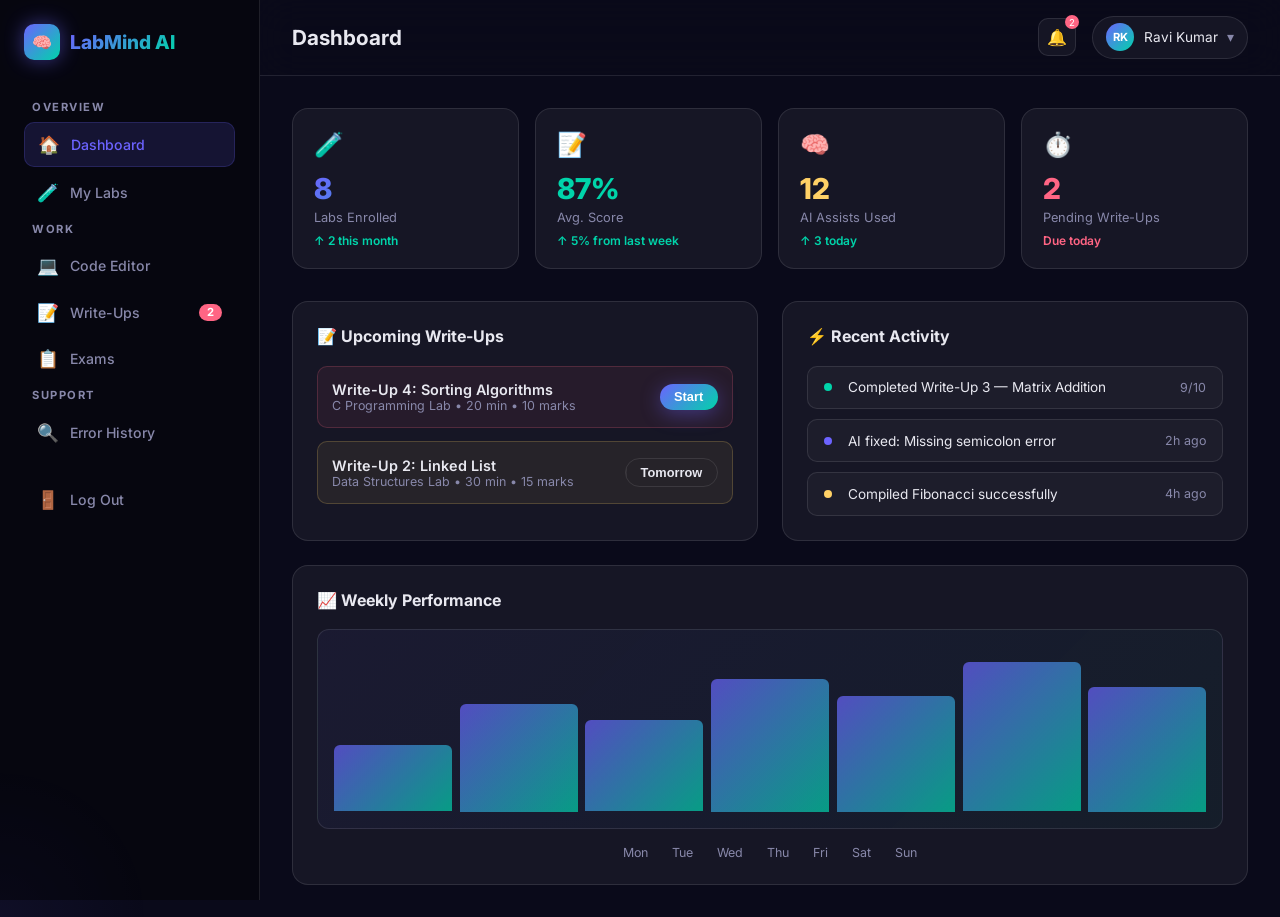
<file: dashboard-student.html>
<!DOCTYPE html>
<html lang="en">
<head>
  <meta charset="UTF-8">
  <meta name="viewport" content="width=device-width, initial-scale=1.0">
  <title>Student Dashboard — LabMind AI</title>
  <link rel="stylesheet" href="style.css">
  <link rel="icon" href="data:image/svg+xml,<svg xmlns='http://www.w3.org/2000/svg' viewBox='0 0 100 100'><text y='.9em' font-size='90'>🎓</text></svg>">
</head>
<body>

<canvas id="particles-bg"></canvas>

<div class="dash-layout">
  <!-- SIDEBAR -->
  <aside class="sidebar" id="sidebar">
    <div class="sidebar-logo">
      <div class="logo-icon">🧠</div>
      <span>LabMind AI</span>
    </div>

    <div class="nav-section">
      <div class="nav-section-label">Overview</div>
      <a href="#" class="nav-item active" onclick="showPage('home')">
        <span class="icon">🏠</span> Dashboard
      </a>
      <a href="#" class="nav-item" onclick="showPage('labs')">
        <span class="icon">🧪</span> My Labs
      </a>
    </div>

    <div class="nav-section">
      <div class="nav-section-label">Work</div>
      <a href="#" class="nav-item" onclick="showPage('editor')">
        <span class="icon">💻</span> Code Editor
      </a>
      <a href="#" class="nav-item" onclick="showPage('writeups')">
        <span class="icon">📝</span> Write-Ups
        <span class="nav-badge">2</span>
      </a>
      <a href="#" class="nav-item" onclick="showPage('exams')">
        <span class="icon">📋</span> Exams
      </a>
    </div>

    <div class="nav-section">
      <div class="nav-section-label">Support</div>
      <a href="#" class="nav-item" onclick="showPage('errors')">
        <span class="icon">🔍</span> Error History
      </a>
    </div>

    <div class="nav-section" style="margin-top:auto;padding-top:1rem">
      <a href="index.html" class="nav-item">
        <span class="icon">🚪</span> Log Out
      </a>
    </div>
  </aside>

  <!-- MAIN -->
  <main class="dash-main">
    <header class="dash-header">
      <div style="display:flex;align-items:center;gap:1rem">
        <button onclick="toggleSidebar()" style="background:none;border:none;color:var(--text-muted);font-size:1.2rem;cursor:pointer;display:none" id="menu-btn">☰</button>
        <h1 id="page-title">Dashboard</h1>
      </div>
      <div class="header-actions">
        <div class="notif-btn" onclick="showToast('No new notifications','info')">
          🔔<div class="notif-badge">2</div>
        </div>
        <div class="user-chip" onclick="showToast('Profile settings coming soon','info')">
          <div class="user-avatar">RK</div>
          <span>Ravi Kumar</span>
          <span style="color:var(--text-muted)">▾</span>
        </div>
      </div>
    </header>

    <div class="dash-content">

      <!-- PAGE: HOME -->
      <div id="page-home" class="page-section">
        <div class="stats-row">
          <div class="stat-card">
            <div class="stat-card-icon">🧪</div>
            <div class="stat-card-val gradient-text">8</div>
            <div class="stat-card-label">Labs Enrolled</div>
            <div class="stat-card-change up">↑ 2 this month</div>
          </div>
          <div class="stat-card">
            <div class="stat-card-icon">📝</div>
            <div class="stat-card-val" style="color:var(--success)">87%</div>
            <div class="stat-card-label">Avg. Score</div>
            <div class="stat-card-change up">↑ 5% from last week</div>
          </div>
          <div class="stat-card">
            <div class="stat-card-icon">🧠</div>
            <div class="stat-card-val" style="color:var(--warning)">12</div>
            <div class="stat-card-label">AI Assists Used</div>
            <div class="stat-card-change up">↑ 3 today</div>
          </div>
          <div class="stat-card">
            <div class="stat-card-icon">⏱️</div>
            <div class="stat-card-val" style="color:var(--danger)">2</div>
            <div class="stat-card-label">Pending Write-Ups</div>
            <div class="stat-card-change down">Due today</div>
          </div>
        </div>

        <div class="grid-2">
          <!-- Upcoming Write-Ups -->
          <div class="card">
            <div class="card-title">📝 Upcoming Write-Ups</div>
            <div style="display:flex;flex-direction:column;gap:0.8rem">
              <div style="display:flex;justify-content:space-between;align-items:center;padding:0.9rem;background:rgba(255,101,132,0.07);border:1px solid rgba(255,101,132,0.2);border-radius:10px">
                <div>
                  <div style="font-weight:600;font-size:0.9rem">Write-Up 4: Sorting Algorithms</div>
                  <div style="color:var(--text-muted);font-size:0.78rem">C Programming Lab • 20 min • 10 marks</div>
                </div>
                <button class="btn btn-primary btn-sm" onclick="showPage('editor')">Start</button>
              </div>
              <div style="display:flex;justify-content:space-between;align-items:center;padding:0.9rem;background:rgba(255,209,102,0.07);border:1px solid rgba(255,209,102,0.2);border-radius:10px">
                <div>
                  <div style="font-weight:600;font-size:0.9rem">Write-Up 2: Linked List</div>
                  <div style="color:var(--text-muted);font-size:0.78rem">Data Structures Lab • 30 min • 15 marks</div>
                </div>
                <button class="btn btn-outline btn-sm">Tomorrow</button>
              </div>
            </div>
          </div>

          <!-- Recent Activity -->
          <div class="card">
            <div class="card-title">⚡ Recent Activity</div>
            <div class="activity-log">
              <div class="activity-item">
                <div class="activity-dot" style="background:#00d4aa"></div>
                <span>Completed Write-Up 3 — Matrix Addition</span>
                <span class="activity-time">9/10</span>
              </div>
              <div class="activity-item">
                <div class="activity-dot" style="background:#6c63ff"></div>
                <span>AI fixed: Missing semicolon error</span>
                <span class="activity-time">2h ago</span>
              </div>
              <div class="activity-item">
                <div class="activity-dot" style="background:#ffd166"></div>
                <span>Compiled Fibonacci successfully</span>
                <span class="activity-time">4h ago</span>
              </div>
            </div>
          </div>
        </div>

        <!-- Performance Chart -->
        <div class="card">
          <div class="card-title">📈 Weekly Performance</div>
          <div class="chart-placeholder" id="home-chart">
            <!-- bars generated by JS -->
          </div>
          <div style="display:flex;gap:1.5rem;margin-top:1rem;justify-content:center;font-size:0.78rem;color:var(--text-muted)">
            <span>Mon</span><span>Tue</span><span>Wed</span><span>Thu</span><span>Fri</span><span>Sat</span><span>Sun</span>
          </div>
        </div>
      </div>

      <!-- PAGE: LABS -->
      <div id="page-labs" class="page-section" style="display:none">
        <div id="labs-grid-container" style="display:grid;grid-template-columns:repeat(auto-fill,minmax(280px,1fr));gap:1.5rem"></div>
      </div>

      <!-- PAGE: EDITOR -->
      <div id="page-editor" class="page-section" style="display:none">
        <div class="exam-banner">
          <div class="exam-banner-dot"></div>
          <strong>Write-Up Mode Active</strong> — Write-Up 4: Sorting Algorithms &nbsp;|&nbsp;
          <span style="color:var(--warning)" id="timer">⏱ 19:45 remaining</span>
          <span style="margin-left:auto">Marks: 10 &nbsp;|&nbsp; C Programming Lab</span>
        </div>

        <div class="editor-container">
          <div class="editor-header">
            <div class="editor-tabs">
              <div class="editor-tab active">main.c</div>
              <div class="editor-tab" onclick="showToast('Only main.c allowed in exam mode','info')">+ New File</div>
            </div>
            <div class="editor-actions">
              <button class="btn btn-outline btn-sm" onclick="runCode()">▶ Compile & Run</button>
              <button class="btn btn-primary btn-sm" onclick="submitCode()">📤 Submit</button>
            </div>
          </div>

          <div class="editor-area">
            <textarea class="code-editor" id="code-area" spellcheck="false">#include &lt;stdio.h&gt;

int main() {
    int a[] = {64, 34, 25, 12, 22};
    int n = 5, i, j, temp;

    for (i = 0; i &lt; n - 1; i++) {
        for (j = 0; j &lt; n - i - 1; j++) {
            if (a[j] &gt; a[j + 1]) {
                temp = a[j];
                a[j] = a[j + 1];
                a[j + 1] = temp;
            }
        }
    }

    printf("Sorted: ");
    for (i = 0; i &lt; n; i++) {
        printf("%d ", a[i]);
    }
    return 0;
}</textarea>
            <div class="editor-output">
              <div class="output-label">Output</div>
              <div id="output-area" style="color:var(--text-muted);font-size:0.82rem">Click <strong>Compile &amp; Run</strong> to execute...</div>
            </div>
          </div>

          <div class="ai-panel" id="ai-panel" style="display:none">
            <div class="ai-panel-header">🤖 LabMind AI Assistant</div>
            <div class="ai-panel-content" id="ai-content"></div>
          </div>
        </div>
      </div>

      <!-- PAGE: WRITE-UPS -->
      <div id="page-writeups" class="page-section" style="display:none">
        <div class="card" style="margin-bottom:1.5rem">
          <div class="card-title">📝 All Write-Ups</div>
          <div class="table-container">
            <table>
              <thead>
                <tr>
                  <th>#</th><th>Title</th><th>Lab</th><th>Duration</th><th>Marks</th><th>Status</th><th>Score</th><th>Action</th>
                </tr>
              </thead>
              <tbody>
                <tr>
                  <td>1</td><td>Factorial Program</td><td>C Programming</td><td>15 min</td><td>10</td>
                  <td><span class="badge badge-success">Completed</span></td>
                  <td><strong style="color:var(--success)">9/10</strong></td>
                  <td><button class="btn btn-outline btn-sm" onclick="showToast('Viewing submission...','info')">View</button></td>
                </tr>
                <tr>
                  <td>2</td><td>Fibonacci Series</td><td>C Programming</td><td>15 min</td><td>10</td>
                  <td><span class="badge badge-success">Completed</span></td>
                  <td><strong style="color:var(--success)">8/10</strong></td>
                  <td><button class="btn btn-outline btn-sm" onclick="showToast('Viewing submission...','info')">View</button></td>
                </tr>
                <tr>
                  <td>3</td><td>Matrix Addition</td><td>C Programming</td><td>20 min</td><td>10</td>
                  <td><span class="badge badge-success">Completed</span></td>
                  <td><strong style="color:var(--success)">9/10</strong></td>
                  <td><button class="btn btn-outline btn-sm" onclick="showToast('Viewing submission...','info')">View</button></td>
                </tr>
                <tr>
                  <td>4</td><td>Sorting Algorithms</td><td>C Programming</td><td>20 min</td><td>10</td>
                  <td><span class="badge badge-danger">Pending</span></td>
                  <td>—</td>
                  <td><button class="btn btn-primary btn-sm" onclick="showPage('editor')">Start Now</button></td>
                </tr>
                <tr>
                  <td>5</td><td>Linked List</td><td>Data Structures</td><td>30 min</td><td>15</td>
                  <td><span class="badge badge-warning">Upcoming</span></td>
                  <td>—</td>
                  <td><button class="btn btn-outline btn-sm" disabled>Tomorrow</button></td>
                </tr>
              </tbody>
            </table>
          </div>
        </div>
      </div>

      <!-- PAGE: EXAMS -->
      <div id="page-exams" class="page-section" style="display:none">
        <div class="card" style="margin-bottom:1.5rem">
          <div class="card-title">📋 Examination Schedule</div>
          <div class="table-container">
            <table>
              <thead>
                <tr><th>#</th><th>Exam</th><th>Lab</th><th>Date</th><th>Duration</th><th>Status</th><th>Score</th></tr>
              </thead>
              <tbody>
                <tr>
                  <td>1</td><td>Internal Lab Exam 1</td><td>C Programming</td><td>Jan 15, 2025</td><td>2 hrs</td>
                  <td><span class="badge badge-success">Completed</span></td>
                  <td><strong style="color:var(--success)">43/50</strong></td>
                </tr>
                <tr>
                  <td>2</td><td>Internal Lab Exam 2</td><td>Data Structures</td><td>Feb 20, 2025</td><td>2 hrs</td>
                  <td><span class="badge badge-warning">Upcoming</span></td>
                  <td>—</td>
                </tr>
              </tbody>
            </table>
          </div>
        </div>
      </div>

      <!-- PAGE: ANALYTICS -->
      <div id="page-analytics" class="page-section" style="display:none">
        <div class="stats-row" style="margin-bottom:1.5rem">
          <div class="stat-card">
            <div class="stat-card-icon">🏆</div>
            <div class="stat-card-val gradient-text">87%</div>
            <div class="stat-card-label">Overall Average</div>
          </div>
          <div class="stat-card">
            <div class="stat-card-icon">🔥</div>
            <div class="stat-card-val" style="color:var(--warning)">12</div>
            <div class="stat-card-label">Programs Submitted</div>
          </div>
          <div class="stat-card">
            <div class="stat-card-icon">💡</div>
            <div class="stat-card-val" style="color:var(--secondary)">5</div>
            <div class="stat-card-label">Error Types Fixed</div>
          </div>
          <div class="stat-card">
            <div class="stat-card-icon">⏱️</div>
            <div class="stat-card-val" style="color:var(--info)">18h</div>
            <div class="stat-card-label">Lab Hours Logged</div>
          </div>
        </div>

        <div class="grid-2">
          <div class="card">
            <div class="card-title">📊 Score Trend</div>
            <div class="chart-placeholder" id="analytics-chart"></div>
          </div>
          <div class="card">
            <div class="card-title">🏅 Lab-wise Performance</div>
            <div class="progress-list" style="display:flex;flex-direction:column;gap:0.9rem">
              <div class="progress-item">
                <span class="progress-label" style="min-width:150px">C Programming</span>
                <div class="progress-bar"><div class="progress-fill" style="width:87%"></div></div>
                <span class="progress-pct">87%</span>
              </div>
              <div class="progress-item">
                <span class="progress-label" style="min-width:150px">Data Structures</span>
                <div class="progress-bar"><div class="progress-fill" style="width:74%"></div></div>
                <span class="progress-pct">74%</span>
              </div>
              <div class="progress-item">
                <span class="progress-label" style="min-width:150px">Machine Learning</span>
                <div class="progress-bar"><div class="progress-fill" style="width:60%"></div></div>
                <span class="progress-pct">60%</span>
              </div>
              <div class="progress-item">
                <span class="progress-label" style="min-width:150px">Full Stack Dev</span>
                <div class="progress-bar"><div class="progress-fill" style="width:78%"></div></div>
                <span class="progress-pct">78%</span>
              </div>
            </div>
          </div>
        </div>

        <div class="card">
          <div class="card-title">🔍 Common Error Types</div>
          <div style="display:grid;grid-template-columns:repeat(auto-fit,minmax(150px,1fr));gap:1rem">
            <div style="background:rgba(255,101,132,0.08);border:1px solid rgba(255,101,132,0.2);border-radius:12px;padding:1rem;text-align:center">
              <div style="font-size:1.5rem;font-weight:800;color:var(--danger)">7</div>
              <div style="font-size:0.78rem;color:var(--text-muted)">Syntax Errors</div>
            </div>
            <div style="background:rgba(255,209,102,0.08);border:1px solid rgba(255,209,102,0.2);border-radius:12px;padding:1rem;text-align:center">
              <div style="font-size:1.5rem;font-weight:800;color:var(--warning)">3</div>
              <div style="font-size:0.78rem;color:var(--text-muted)">Undeclared Variables</div>
            </div>
            <div style="background:rgba(79,195,247,0.08);border:1px solid rgba(79,195,247,0.2);border-radius:12px;padding:1rem;text-align:center">
              <div style="font-size:1.5rem;font-weight:800;color:var(--info)">2</div>
              <div style="font-size:0.78rem;color:var(--text-muted)">Type Mismatch</div>
            </div>
            <div style="background:rgba(108,99,255,0.08);border:1px solid rgba(108,99,255,0.2);border-radius:12px;padding:1rem;text-align:center">
              <div style="font-size:1.5rem;font-weight:800;color:var(--primary)">1</div>
              <div style="font-size:0.78rem;color:var(--text-muted)">Missing Header</div>
            </div>
          </div>
        </div>
      </div>

      <!-- PAGE: ERRORS -->
      <div id="page-errors" class="page-section" style="display:none">
        <div class="card">
          <div class="card-title">🔍 AI Error History</div>
          <div class="table-container">
            <table>
              <thead>
                <tr><th>Date</th><th>Program</th><th>Error Type</th><th>GCC Message</th><th>AI Explanation</th></tr>
              </thead>
              <tbody id="error-history-body"></tbody>
            </table>
          </div>
        </div>
      </div>

    </div><!-- dash-content -->
  </main>
</div>

<div id="toast-container"></div>
<script src="app.js"></script>
<script>
const studentLabs = [
  { icon: '⚙️', title: 'C Programming Lab', meta: 'Section A — Dr. Ramesh', badge: 'Active', programs: '10 Programs', completed: '8/10', pct: '80%', accent: 'linear-gradient(90deg,#6c63ff,#00d4aa)' },
  { icon: '🌳', title: 'Data Structures Lab', meta: 'Section A — Prof. Sujatha', badge: 'Active', programs: '12 Programs', completed: '7/12', pct: '58%', accent: 'linear-gradient(90deg,#00d4aa,#4fc3f7)' },
  { icon: '🤖', title: 'Machine Learning Lab', meta: 'Section B — Dr. Meera', badge: 'Upcoming', programs: '8 Programs', completed: '2/8', pct: '25%', accent: 'linear-gradient(90deg,#ff6584,#ffd166)' },
  { icon: '🌐', title: 'Full Stack Dev Lab', meta: 'Section C — Prof. Arun', badge: 'Active', programs: '15 Programs', completed: '7/15', pct: '45%', accent: 'linear-gradient(90deg,#4fc3f7,#6c63ff)' }
];

const errorHistory = [
  { date: 'Today 10:15', program: 'Bubble Sort', type: 'Syntax', badgeClass: 'badge-danger', detail: 'Missing semicolon after the printf statement' },
  { date: 'Yesterday', program: 'Matrix Add', type: 'Undeclared', badgeClass: 'badge-warning', detail: 'Variable used in loop but declared in the wrong scope' },
  { date: 'Jan 8', program: 'Fibonacci', type: 'Logic', badgeClass: 'badge-info', detail: 'The loop condition needs a closer review' }
];

function showPage(page) {
  document.querySelectorAll('.page-section').forEach(section => section.style.display = 'none');
  const target = document.getElementById(`page-${page}`);
  if (target) target.style.display = 'block';

  document.querySelectorAll('.nav-item').forEach(item => item.classList.remove('active'));
  const activeLink = Array.from(document.querySelectorAll('.nav-item')).find(link => link.getAttribute('onclick') === `showPage('${page}')`);
  if (activeLink) activeLink.classList.add('active');

  const titleMap = { home: 'Dashboard', labs: 'My Labs', editor: 'Code Editor', writeups: 'Write-Ups', exams: 'Exams', analytics: 'Analytics', errors: 'Error History' };
  const titleEl = document.getElementById('page-title');
  if (titleEl) titleEl.textContent = titleMap[page] || 'Dashboard';
}

function toggleSidebar() {
  const sidebar = document.getElementById('sidebar');
  if (sidebar) sidebar.classList.toggle('open');
}

function renderLabs() {
  const container = document.getElementById('labs-grid-container');
  if (!container) return;
  container.innerHTML = studentLabs.map(lab => `
    <div class="lab-card" onclick="showPage('editor')">
      <div style="position:absolute;top:0;left:0;right:0;height:3px;background:${lab.accent}"></div>
      <div class="lab-card-icon">${lab.icon}</div>
      <h3>${lab.title}</h3>
      <p>${lab.meta}</p>
      <div class="lab-card-meta">
        <span class="tag ${lab.badge === 'Active' ? 'tag-green' : 'tag-yellow'}">${lab.badge}</span>
        <span class="tag tag-purple">${lab.programs}</span>
      </div>
      <div class="progress-bar" style="height:6px">
        <div class="progress-fill" style="width:${lab.pct}"></div>
      </div>
      <div style="display:flex;justify-content:space-between;margin-top:0.4rem;font-size:0.75rem;color:var(--text-muted)">
        <span>${lab.completed} completed</span><span>${lab.pct}</span>
      </div>
    </div>
  `).join('');
}

function renderErrorHistory() {
  const tbody = document.getElementById('error-history-body');
  if (!tbody) return;
  tbody.innerHTML = errorHistory.map(item => `
    <tr>
      <td style="white-space:nowrap">${item.date}</td>
      <td>${item.program}</td>
      <td><span class="badge ${item.badgeClass}">${item.type}</span></td>
      <td style="font-family:'JetBrains Mono',monospace;font-size:0.78rem">${item.program}</td>
      <td style="font-size:0.82rem;color:var(--text-muted)">${item.detail}</td>
    </tr>
  `).join('');
}

function showToast(msg, type = 'info') {
  const container = document.getElementById('toast-container');
  if (!container) return;
  const toast = document.createElement('div');
  toast.className = `toast toast-${type}`;
  toast.textContent = msg;
  container.appendChild(toast);
  setTimeout(() => toast.remove(), 2200);
}

function escapeHtml(value) {
  return String(value)
    .replace(/&/g, '&amp;')
    .replace(/</g, '&lt;')
    .replace(/>/g, '&gt;')
    .replace(/\"/g, '&quot;');
}

async function runCode() {
  const editor = document.getElementById('code-area');
  const output = document.getElementById('output-area');
  const aiPanel = document.getElementById('ai-panel');
  const aiContent = document.getElementById('ai-content');
  if (!editor || !output) return;

  const code = editor.value.trim();
  if (!code) {
    output.innerHTML = '<div class="output-error">Please enter some C code before running.</div>';
    return;
  }

  output.innerHTML = '<div class="output-label">Compiling…</div><div class="output-success">Connecting to the compiler backend…</div>';
  if (aiPanel) aiPanel.style.display = 'none';

  try {
    const response = await fetch('http://localhost:8000/run', {
      method: 'POST',
      headers: { 'Content-Type': 'application/json' },
      body: JSON.stringify({ language: 'c', code, stdin: '' })
    });

    if (!response.ok) {
      throw new Error(`Server returned ${response.status}`);
    }

    const data = await response.json();

    if (data.success) {
      output.innerHTML = `<div class="output-label">Program Output</div><div class="output-success">${escapeHtml(data.output || '(no output)')}</div>`;
      showToast('Program compiled and executed successfully.', 'success');
      return;
    }

    const compilerMessage = data.compiler_error || 'Compilation failed.';
    output.innerHTML = `<div class="output-label">Compiler Error</div><div class="output-error">${escapeHtml(compilerMessage)}</div>`;
    const fb = data.ai_feedback || {};
    if (aiPanel && aiContent) {
      aiPanel.style.display = 'block';
      aiContent.innerHTML = `
        <div style="display:flex;flex-direction:column;gap:0.75rem">
          <div><strong>Explanation</strong><br>${escapeHtml(fb.explanation || 'No explanation was returned.')}</div>
          <div><strong>Why it happened</strong><br>${escapeHtml(fb.reason || 'The compiler message was not detailed enough to provide a deeper explanation.')}</div>
          <div><strong>Debugging hint</strong><br>${escapeHtml(fb.hint || 'Review the line indicated by the compiler message and check for syntax issues.')}</div>
          <div><strong>Concept</strong><br>${escapeHtml(fb.concept || 'Compiler errors are usually caused by small syntax issues such as missing semicolons or brackets.')}</div>
        </div>
      `;
    }
    showToast('Compilation failed — review the guidance below.', 'error');
  } catch (err) {
    output.innerHTML = '<div class="output-label">Connection Error</div><div class="output-error">Could not reach the FastAPI backend. Start the server on localhost:8000 and try again.</div>';
    showToast('Compiler backend is unavailable.', 'error');
  }
}

function submitCode() {
  const output = document.getElementById('output-area');
  if (output && output.textContent.includes('Program Output')) {
    showToast('Submission sent for review.', 'success');
    return;
  }
  showToast('Please compile successfully before submitting.', 'error');
}

document.addEventListener('DOMContentLoaded', () => {
  renderLabs();
  renderErrorHistory();
  showPage('home');
});
</script>
</body>
</html>
</file>
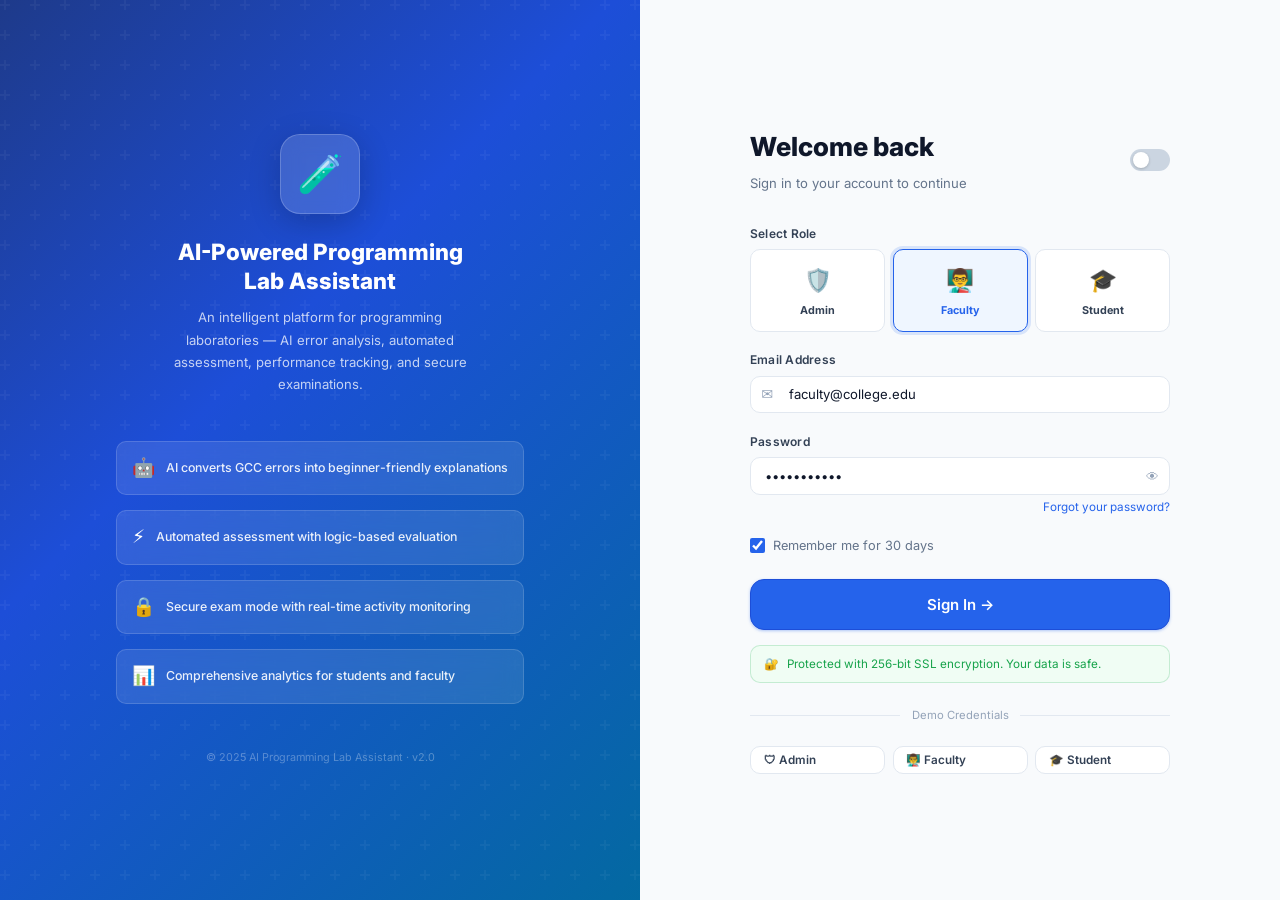
<file: login.html>
<!DOCTYPE html>
<html lang="en">
<head>
  <meta charset="UTF-8">
  <meta name="viewport" content="width=device-width, initial-scale=1.0">
  <title>Login — AI-Powered Programming Lab Assistant</title>
  <link rel="stylesheet" href="theme.css">
  <style>
    body { background: var(--bg); }
    .role-cards { display: grid; grid-template-columns: repeat(3,1fr); gap: 0.5rem; margin-bottom: 1.25rem; }
    .role-card {
      border: 1.5px solid var(--border); border-radius: var(--radius);
      padding: 0.75rem 0.5rem; text-align: center; cursor: pointer;
      transition: all var(--transition); background: var(--surface);
    }
    .role-card:hover { border-color: var(--brand); background: var(--brand-light); }
    .role-card.selected { border-color: var(--brand); background: var(--brand-light); box-shadow: 0 0 0 3px rgba(37,99,235,0.15); }
    .role-card-icon { font-size: 1.5rem; margin-bottom: 0.3rem; }
    .role-card-label { font-size: 0.72rem; font-weight: 700; color: var(--text-2); }
    .role-card.selected .role-card-label { color: var(--brand); }
    .login-divider { text-align: center; color: var(--text-4); font-size: 0.75rem; margin: 1.5rem 0; position: relative; }
    .login-divider::before { content: ''; position: absolute; left: 0; right: 0; top: 50%; height: 1px; background: var(--border); }
    .login-divider span { background: var(--bg); padding: 0 0.75rem; position: relative; }
    .forgot-link { display: block; text-align: right; font-size: 0.78rem; color: var(--brand); margin-top: 0.25rem; }
    .forgot-link:hover { text-decoration: underline; }
    .password-wrap { position: relative; }
    .password-wrap .toggle-pw {
      position: absolute; right: 0.75rem; top: 50%; transform: translateY(-50%);
      background: none; border: none; color: var(--text-4); cursor: pointer; font-size: 0.85rem; padding: 0;
    }
    .security-badge {
      display: flex; align-items: center; gap: 0.5rem;
      background: var(--success-bg); border: 1px solid rgba(22,163,74,0.2);
      border-radius: var(--radius); padding: 0.6rem 0.875rem; font-size: 0.78rem; color: var(--success);
      margin-top: 1rem;
    }
  </style>
</head>
<body>
<div class="login-page">
  <!-- Left Branding Panel -->
  <div class="login-left">
    <div class="login-brand">
      <div class="login-logo">🧪</div>
      <h1>AI-Powered Programming<br>Lab Assistant</h1>
      <p>An intelligent platform for programming laboratories — AI error analysis, automated assessment, performance tracking, and secure examinations.</p>
    </div>
    <div class="login-features">
      <div class="login-feature">
        <div class="login-feature-icon">🤖</div>
        <div class="login-feature-text">AI converts GCC errors into beginner-friendly explanations</div>
      </div>
      <div class="login-feature">
        <div class="login-feature-icon">⚡</div>
        <div class="login-feature-text">Automated assessment with logic-based evaluation</div>
      </div>
      <div class="login-feature">
        <div class="login-feature-icon">🔒</div>
        <div class="login-feature-text">Secure exam mode with real-time activity monitoring</div>
      </div>
      <div class="login-feature">
        <div class="login-feature-icon">📊</div>
        <div class="login-feature-text">Comprehensive analytics for students and faculty</div>
      </div>
    </div>
    <div style="margin-top:3rem;text-align:center;color:rgba(255,255,255,0.3);font-size:0.72rem">
      © 2025 AI Programming Lab Assistant · v2.0
    </div>
  </div>

  <!-- Right Login Form -->
  <div class="login-right">
    <div class="login-form-wrap">
      <!-- Header -->
      <div style="display:flex;align-items:center;justify-content:space-between;margin-bottom:2rem">
        <div>
          <h2>Welcome back</h2>
          <p style="color:var(--text-3);font-size:0.875rem;margin-top:0.25rem">Sign in to your account to continue</p>
        </div>
        <div class="theme-toggle" id="loginThemeToggle" onclick="toggleTheme(this)" title="Toggle dark mode"></div>
      </div>

      <!-- Role Selection -->
      <div style="margin-bottom:1.25rem">
        <div class="form-label">Select Role</div>
        <div class="role-cards">
          <div class="role-card" id="role-admin" onclick="selectRole('admin')">
            <div class="role-card-icon">🛡️</div>
            <div class="role-card-label">Admin</div>
          </div>
          <div class="role-card selected" id="role-faculty" onclick="selectRole('faculty')">
            <div class="role-card-icon">👨‍🏫</div>
            <div class="role-card-label">Faculty</div>
          </div>
          <div class="role-card" id="role-student" onclick="selectRole('student')">
            <div class="role-card-icon">🎓</div>
            <div class="role-card-label">Student</div>
          </div>
        </div>
      </div>

      <!-- Email -->
      <div class="form-group">
        <label class="form-label">Email Address</label>
        <div class="form-control-icon">
          <span class="icon">✉️</span>
          <input type="email" class="form-control" id="email-field" placeholder="Enter your email" value="faculty@college.edu">
        </div>
      </div>

      <!-- Password -->
      <div class="form-group">
        <label class="form-label">Password</label>
        <div class="password-wrap">
          <input type="password" class="form-control" id="pw-field" placeholder="Enter your password" value="password123" style="padding-right:2.5rem">
          <button class="toggle-pw" onclick="togglePw()" id="pw-toggle">👁</button>
        </div>
        <a href="#" class="forgot-link">Forgot your password?</a>
      </div>

      <!-- Remember me -->
      <div class="login-extras">
        <label class="form-check">
          <input type="checkbox" checked>
          <span>Remember me for 30 days</span>
        </label>
      </div>

      <!-- Login Button -->
      <button class="btn btn-primary btn-xl btn-full" id="login-btn" onclick="handleLogin()">
        <span id="login-btn-text">Sign In →</span>
      </button>

      <div class="security-badge">
        <span>🔐</span>
        <span>Protected with 256-bit SSL encryption. Your data is safe.</span>
      </div>

      <div class="login-divider"><span>Demo Credentials</span></div>
      <div style="display:grid;grid-template-columns:1fr 1fr 1fr;gap:0.5rem">
        <button class="btn btn-secondary btn-sm" onclick="fillDemo('admin')">🛡 Admin</button>
        <button class="btn btn-secondary btn-sm" onclick="fillDemo('faculty')">👨‍🏫 Faculty</button>
        <button class="btn btn-secondary btn-sm" onclick="fillDemo('student')">🎓 Student</button>
      </div>
    </div>
  </div>
</div>

<div id="toast-root"></div>

<script src="main.js"></script>
<script>
  let selectedRole = 'faculty';

  function selectRole(role) {
    selectedRole = role;
    document.querySelectorAll('.role-card').forEach(c => c.classList.remove('selected'));
    document.getElementById('role-' + role).classList.add('selected');
    const emails = { admin: 'admin@college.edu', faculty: 'faculty@college.edu', student: 'student@college.edu' };
    document.getElementById('email-field').value = emails[role];
  }

  function fillDemo(role) {
    selectRole(role);
    document.getElementById('pw-field').value = 'password123';
    showToast('Demo credentials filled — click Sign In', 'info');
  }

  function togglePw() {
    const f = document.getElementById('pw-field');
    const b = document.getElementById('pw-toggle');
    if (f.type === 'password') { f.type = 'text'; b.textContent = '🙈'; }
    else { f.type = 'password'; b.textContent = '👁'; }
  }

  function handleLogin() {
    const btn = document.getElementById('login-btn');
    const txt = document.getElementById('login-btn-text');
    btn.disabled = true;
    txt.innerHTML = '<span class="spin" style="display:inline-block">⟳</span>&nbsp;Signing in...';
    setTimeout(() => {
      const redirects = {
        admin: 'dashboard-faculty.html',
        faculty: 'dashboard-faculty.html',
        student: 'dashboard-student.html'
      };
      showToast('Login successful! Redirecting...', 'success');
      setTimeout(() => { window.location.href = redirects[selectedRole]; }, 800);
    }, 1200);
  }

  function toggleTheme(el) {
    el.classList.toggle('on');
    const isDark = el.classList.contains('on');
    document.documentElement.setAttribute('data-theme', isDark ? 'dark' : 'light');
    localStorage.setItem('labmind-theme', isDark ? 'dark' : 'light');
  }

  // Apply saved theme
  const saved = localStorage.getItem('labmind-theme');
  if (saved === 'dark') {
    document.documentElement.setAttribute('data-theme', 'dark');
    document.getElementById('loginThemeToggle')?.classList.add('on');
  }
</script>
</body>
</html>
</file>
<file: style.css>
@import url('https://fonts.googleapis.com/css2?family=Inter:wght@300;400;500;600;700;800;900&family=JetBrains+Mono:wght@400;600&display=swap');

:root {
  --primary: #6c63ff;
  --primary-dark: #4a43cc;
  --secondary: #00d4aa;
  --accent: #ff6584;
  --bg-dark: #0a0a1a;
  --bg-card: rgba(255,255,255,0.05);
  --bg-card-hover: rgba(255,255,255,0.09);
  --border: rgba(255,255,255,0.1);
  --text: #e8e8f0;
  --text-muted: #8888aa;
  --success: #00d4aa;
  --warning: #ffd166;
  --danger: #ff6584;
  --info: #4fc3f7;
  --gradient: linear-gradient(135deg, #6c63ff, #00d4aa);
  --gradient-warm: linear-gradient(135deg, #ff6584, #ffd166);
  --shadow: 0 8px 32px rgba(108,99,255,0.2);
}

* { margin: 0; padding: 0; box-sizing: border-box; }

html { scroll-behavior: smooth; }

body {
  font-family: 'Inter', sans-serif;
  background: var(--bg-dark);
  color: var(--text);
  overflow-x: hidden;
}

/* ── Animated BG ── */
.animated-bg { position: fixed; top: 0; left: 0; width: 100%; height: 100%; z-index: 0; overflow: hidden; }
.blob {
  position: absolute;
  border-radius: 50%;
  filter: blur(80px);
  opacity: 0.4;
}
.blob1 { width: 400px; height: 400px; background: rgba(108,99,255,0.5); top: -50px; left: -100px; animation: move 20s infinite alternate; }
.blob2 { width: 300px; height: 300px; background: rgba(0,212,170,0.5); bottom: -50px; right: -50px; animation: move 22s infinite alternate; animation-delay: -5s; }
.blob3 { width: 250px; height: 250px; background: rgba(255,101,132,0.4); top: 50%; left: 40%; animation: move 25s infinite alternate; animation-delay: -10s; }
.blob4 { width: 200px; height: 200px; background: rgba(79,195,247,0.4); top: 20%; right: 20%; animation: move 18s infinite alternate; animation-delay: -2s; }

@keyframes move {
  from { transform: translate(0, 0) rotate(0deg) scale(1); }
  to   { transform: translate(200px, 100px) rotate(180deg) scale(1.2); }
}


/* Scrollbar */
::-webkit-scrollbar { width: 6px; }
::-webkit-scrollbar-track { background: #111; }
::-webkit-scrollbar-thumb { background: var(--primary); border-radius: 3px; }

/* ── Particles BG (removed) ── */
#particles-bg {
  position: fixed; inset: 0;
  pointer-events: none; z-index: 0;
}

/* ── NAV ── */
.navbar {
  position: fixed; top: 0; left: 0; right: 0; z-index: 1000;
  display: flex; align-items: center; justify-content: space-between;
  padding: 1rem 2rem;
  background: rgba(10,10,26,0.8);
  backdrop-filter: blur(20px);
  border-bottom: 1px solid var(--border);
  transition: all 0.3s;
}
.navbar.scrolled { padding: 0.6rem 2rem; box-shadow: var(--shadow); }

.logo {
  display: flex; align-items: center; gap: 0.6rem;
  font-size: 1.4rem; font-weight: 800;
  background: var(--gradient); -webkit-background-clip: text;
  -webkit-text-fill-color: transparent; background-clip: text;
  text-decoration: none;
}
.logo-icon {
  width: 36px; height: 36px;
  background: var(--gradient); border-radius: 10px;
  display: flex; align-items: center; justify-content: center;
  font-size: 1rem; color: #fff;
  box-shadow: 0 0 20px rgba(108,99,255,0.5);
  animation: pulse-glow 2s ease-in-out infinite;
}
@keyframes pulse-glow {
  0%,100% { box-shadow: 0 0 20px rgba(108,99,255,0.5); }
  50% { box-shadow: 0 0 35px rgba(108,99,255,0.8), 0 0 60px rgba(108,99,255,0.3); }
}

.nav-links { display: flex; align-items: center; gap: 2rem; list-style: none; }
.nav-links a {
  color: var(--text-muted); text-decoration: none; font-size: 0.9rem;
  font-weight: 500; transition: color 0.3s; position: relative;
}
.nav-links a::after {
  content: ''; position: absolute; bottom: -4px; left: 0; width: 0; height: 2px;
  background: var(--gradient); border-radius: 2px; transition: width 0.3s;
}
.nav-links a:hover { color: var(--text); }
.nav-links a:hover::after { width: 100%; }

.btn {
  padding: 0.55rem 1.4rem; border-radius: 50px; font-weight: 600;
  font-size: 0.9rem; cursor: pointer; border: none;
  transition: all 0.3s; text-decoration: none; display: inline-flex;
  align-items: center; gap: 0.4rem; position: relative; overflow: hidden;
}
.btn:not(.btn-primary)::before {
  content: ''; position: absolute; inset: 0; background: rgba(255,255,255,0.1);
  transform: translateX(-100%); transition: transform 0.3s;
}
.btn:hover::before { transform: translateX(0); }
.btn-primary { background: var(--gradient); color: #fff; box-shadow: 0 4px 20px rgba(108,99,255,0.4); }
.btn-primary:hover { transform: translateY(-2px); box-shadow: 0 8px 30px rgba(108,99,255,0.6); }
.btn-outline { background: transparent; color: var(--text); border: 1px solid var(--border); }
.btn-outline:hover { border-color: var(--primary); color: var(--primary); transform: translateY(-2px) scale(1.05); }
.btn-secondary { background: rgba(0,212,170,0.15); color: var(--secondary); border: 1px solid rgba(0,212,170,0.3); transform: perspective(1px) translateZ(0); }
.btn-secondary:hover { background: rgba(0,212,170,0.25); transform: translateY(-2px); }
.btn-danger { background: rgba(255,101,132,0.15); color: var(--danger); border: 1px solid rgba(255,101,132,0.3); }
.btn-sm { padding: 0.35rem 0.9rem; font-size: 0.8rem; }
.btn-lg { padding: 0.9rem 2.2rem; font-size: 1rem; }

/* ── HERO ── */
.hero {
  min-height: 100vh; display: flex; align-items: center;
  padding: 8rem 2rem 4rem; position: relative; z-index: 1;
}
.hero-content { max-width: 1200px; margin: 0 auto; display: grid;
  grid-template-columns: 1fr 1fr; gap: 4rem; align-items: center; }

.hero-badge {
  display: inline-flex; align-items: center; gap: 0.5rem;
  padding: 0.4rem 1rem; border-radius: 50px;
  background: rgba(108,99,255,0.15); border: 1px solid rgba(108,99,255,0.3);
  color: var(--primary); font-size: 0.8rem; font-weight: 600; margin-bottom: 1.5rem;
  animation: float 4s ease-in-out infinite;
}
@keyframes float {
  0%,100% { transform: translateY(0) rotate(0); }
  50% { transform: translateY(-8px) rotate(-1deg); }
}

.hero-title {
  font-size: clamp(2.5rem, 5vw, 4rem); font-weight: 900;
  line-height: 1.1; margin-bottom: 1.5rem;
}
.gradient-text {
  background: var(--gradient); -webkit-background-clip: text;
  -webkit-text-fill-color: transparent; background-clip: text;
}
.hero-subtitle {
  color: var(--text-muted); font-size: 1.1rem; line-height: 1.7;
  margin-bottom: 2.5rem; max-width: 480px;
}
.hero-actions { display: flex; gap: 1rem; flex-wrap: wrap; margin-bottom: 3rem; }

.hero-stats { display: flex; gap: 2rem; }
.stat-item { text-align: center; }
.stat-num { font-size: 1.8rem; font-weight: 800; background: var(--gradient);
  -webkit-background-clip: text; -webkit-text-fill-color: transparent; background-clip: text; }
.stat-label { font-size: 0.75rem; color: var(--text-muted); font-weight: 500; }

/* Hero Visual */
.hero-visual { position: relative; }
.hero-card {
  background: rgba(255,255,255,0.04); border: 1px solid var(--border);
  border-radius: 20px; padding: 1.5rem;
  backdrop-filter: blur(20px);
  box-shadow: 0 20px 60px rgba(0,0,0,0.4); position: relative;
  animation: float-card 5s ease-in-out infinite;
}
@keyframes float-card {
  0%,100% { transform: translateY(0) rotate(-1deg); }
  50% { transform: translateY(-15px) rotate(1.5deg); }
}

.card-header { display: flex; align-items: center; gap: 0.5rem; margin-bottom: 1rem; }
.dot { width: 10px; height: 10px; border-radius: 50%; }
.dot.red { background: #ff5f57; }
.dot.yellow { background: #febc2e; }
.dot.green { background: #28c840; }
.card-title-bar { flex: 1; background: rgba(255,255,255,0.06); border-radius: 4px;
  height: 20px; margin-left: 0.5rem; }

.code-block {
  font-family: 'JetBrains Mono', monospace; font-size: 0.8rem;
  background: rgba(0,0,0,0.3); border-radius: 10px; padding: 1rem;
  border: 1px solid rgba(255,255,255,0.06); margin-bottom: 1rem;
  line-height: 1.8;
}
.line-num { color: #555; margin-right: 1rem; user-select: none; }
.kw { color: #c792ea; }
.fn { color: #82aaff; }
.str { color: #c3e88d; }
.cm { color: #546e7a; }
.num { color: #f78c6c; }

.error-panel {
  background: rgba(255,101,132,0.08); border: 1px solid rgba(255,101,132,0.2);
  border-radius: 10px; padding: 0.8rem 1rem;
}
.error-header { display: flex; align-items: center; gap: 0.5rem;
  color: var(--danger); font-size: 0.8rem; font-weight: 600; margin-bottom: 0.5rem; }
.ai-suggestion {
  background: rgba(0,212,170,0.08); border: 1px solid rgba(0,212,170,0.2);
  border-radius: 8px; padding: 0.6rem 0.8rem;
  color: var(--text-muted); font-size: 0.78rem; line-height: 1.6; margin-top: 0.5rem;
}
.ai-suggestion strong { color: var(--secondary); }

.floating-chip {
  position: absolute; padding: 0.4rem 0.9rem; border-radius: 20px;
  font-size: 0.75rem; font-weight: 600; backdrop-filter: blur(10px);
  border: 1px solid var(--border); animation: float 4s ease-in-out infinite;
}
.chip1 { top: -20px; right: 20px; background: rgba(108,99,255,0.2); color: var(--primary); animation-delay: 0.5s; }
.chip2 { bottom: 30px; left: -30px; background: rgba(0,212,170,0.2); color: var(--secondary); animation-delay: 1s; }
.chip3 { top: 50%; right: -40px; background: rgba(255,101,132,0.2); color: var(--danger); animation-delay: 1.5s; }

/* ── SECTIONS ── */
.section { padding: 6rem 2rem; position: relative; z-index: 1; }
.section-center { text-align: center; max-width: 600px; margin: 0 auto 4rem; }
.section-tag {
  display: inline-block; padding: 0.3rem 1rem; border-radius: 50px;
  background: rgba(108,99,255,0.1); border: 1px solid rgba(108,99,255,0.2);
  color: var(--primary); font-size: 0.8rem; font-weight: 600; margin-bottom: 1rem;
}
.section-title { font-size: clamp(1.8rem, 3vw, 2.8rem); font-weight: 800; margin-bottom: 1rem; }
.section-sub { color: var(--text-muted); font-size: 1rem; line-height: 1.7; }

/* ── FEATURES GRID ── */
.features-grid {
  display: grid; grid-template-columns: repeat(auto-fit, minmax(300px,1fr));
  gap: 1.5rem; max-width: 1200px; margin: 0 auto;
}
.feature-card {
  background: var(--bg-card); border: 1px solid var(--border);
  border-radius: 20px; padding: 2rem; position: relative; overflow: hidden;
  transition: all 0.4s; cursor: default;
  will-change: transform;
}
.feature-card:hover {
  transform: translateY(-8px);
  border-color: rgba(108,99,255,0.4);
  box-shadow: 0 20px 50px rgba(108,99,255,0.2), 0 0 0 1px rgba(108,99,255,0.5);
}

.feature-icon {
  width: 56px; height: 56px; border-radius: 16px;
  display: flex; align-items: center; justify-content: center;
  font-size: 1.5rem; margin-bottom: 1.2rem; position: relative; z-index: 1;
}
.feature-card h3 { font-size: 1.1rem; font-weight: 700; margin-bottom: 0.6rem; position: relative; z-index: 1; }
.feature-card p { color: var(--text-muted); font-size: 0.9rem; line-height: 1.6; position: relative; z-index: 1; }

/* ── HOW IT WORKS ── */
.steps-grid {
  display: grid; grid-template-columns: repeat(auto-fit, minmax(220px,1fr));
  gap: 2rem; max-width: 1100px; margin: 0 auto; position: relative;
}
.step-card {
  text-align: center; padding: 2rem 1.5rem;
  background: var(--bg-card); border: 1px solid var(--border);
  border-radius: 20px; transition: all 0.4s;
  animation: fade-up 0.6s ease both;
}
.step-card:hover { transform: translateY(-6px); border-color: rgba(0,212,170,0.3);
  box-shadow: 0 15px 40px rgba(0,212,170,0.15); }
@keyframes fade-up { from { opacity:0; transform: translateY(30px); } to { opacity:1; transform: translateY(0); } }

.step-num {
  width: 56px; height: 56px; border-radius: 50%; margin: 0 auto 1.2rem;
  display: flex; align-items: center; justify-content: center;
  font-size: 1.3rem; font-weight: 800;
  background: var(--gradient); color: #fff;
  box-shadow: 0 0 25px rgba(108,99,255,0.4);
}
.step-card h3 { font-size: 1rem; font-weight: 700; margin-bottom: 0.5rem; }
.step-card p { color: var(--text-muted); font-size: 0.85rem; line-height: 1.6; }

/* ── DASHBOARD PREVIEW ── */
.dashboard-preview {
  max-width: 1100px; margin: 0 auto;
  background: var(--bg-card); border: 1px solid var(--border);
  border-radius: 24px; overflow: hidden;
  box-shadow: 0 30px 80px rgba(0,0,0,0.5);
}
.preview-tabs {
  display: flex; gap: 0.5rem; padding: 1rem 1.5rem;
  background: rgba(0,0,0,0.3); border-bottom: 1px solid var(--border);
}
.preview-tab {
  padding: 0.4rem 1rem; border-radius: 8px; font-size: 0.85rem;
  font-weight: 600; cursor: pointer; transition: all 0.3s;
  color: var(--text-muted);
}
.preview-tab.active { background: var(--primary); color: #fff; }
.preview-body { padding: 2rem; display: none; }
.preview-body.active { display: block; animation: fade-in 0.4s ease; }
@keyframes fade-in { from { opacity:0; } to { opacity:1; } }

/* Mini Dashboard Grid */
.mini-dash-grid {
  display: grid; grid-template-columns: repeat(4,1fr);
  gap: 1rem; margin-bottom: 1.5rem;
}
.mini-stat {
  background: rgba(255,255,255,0.04); border: 1px solid var(--border);
  border-radius: 12px; padding: 1rem; text-align: center;
}
.mini-stat-val { font-size: 1.6rem; font-weight: 800; }
.mini-stat-label { font-size: 0.75rem; color: var(--text-muted); margin-top: 0.2rem; }

.progress-list { display: flex; flex-direction: column; gap: 0.8rem; }
.progress-item { display: flex; align-items: center; gap: 1rem; }
.progress-label { min-width: 140px; font-size: 0.85rem; }
.progress-bar { flex: 1; height: 8px; background: rgba(255,255,255,0.08); border-radius: 4px; overflow: hidden; }
.progress-fill { height: 100%; border-radius: 4px; background: var(--gradient); transition: width 1.5s ease; }
.progress-pct { min-width: 40px; font-size: 0.8rem; font-weight: 600; text-align: right; }

/* Activity Log */
.activity-log { display: flex; flex-direction: column; gap: 0.6rem; }
.activity-item {
  display: flex; align-items: center; gap: 1rem; padding: 0.8rem 1rem;
  background: rgba(255,255,255,0.03); border: 1px solid var(--border);
  border-radius: 10px; font-size: 0.85rem;
}
.activity-dot { width: 8px; height: 8px; border-radius: 50%; flex-shrink: 0; }
.activity-time { margin-left: auto; color: var(--text-muted); font-size: 0.78rem; }

/* Alert Item */
.alert-list { display: flex; flex-direction: column; gap: 0.8rem; }
.alert-item {
  display: flex; align-items: center; gap: 1rem; padding: 1rem;
  border-radius: 12px; font-size: 0.85rem; border: 1px solid;
}
.alert-item.warn { background: rgba(255,209,102,0.08); border-color: rgba(255,209,102,0.2); color: var(--warning); }
.alert-item.err { background: rgba(255,101,132,0.08); border-color: rgba(255,101,132,0.2); color: var(--danger); }
.alert-item.ok { background: rgba(0,212,170,0.08); border-color: rgba(0,212,170,0.2); color: var(--success); }

/* ── TESTIMONIALS ── */
.testimonials-grid {
  display: grid; grid-template-columns: repeat(auto-fit,minmax(280px,1fr));
  gap: 1.5rem; max-width: 1000px; margin: 0 auto;
}
.testimonial-card {
  background: var(--bg-card); border: 1px solid var(--border);
  border-radius: 20px; padding: 1.8rem; transition: all 0.3s;
}
.testimonial-card:hover { transform: translateY(-4px); box-shadow: 0 15px 40px rgba(0,0,0,0.3); }
.stars { color: var(--warning); font-size: 0.9rem; margin-bottom: 1rem; letter-spacing: 2px; }
.testimonial-card p { color: var(--text-muted); font-size: 0.9rem; line-height: 1.7; margin-bottom: 1.2rem; font-style: italic; }
.t-author { display: flex; align-items: center; gap: 0.8rem; }
.t-avatar {
  width: 40px; height: 40px; border-radius: 50%;
  display: flex; align-items: center; justify-content: center;
  font-weight: 700; font-size: 0.9rem; color: #fff;
}
.t-name { font-weight: 600; font-size: 0.9rem; }
.t-role { color: var(--text-muted); font-size: 0.78rem; }

/* ── CTA ── */
.cta-section {
  text-align: center; padding: 6rem 2rem; position: relative; z-index: 1;
}
.cta-box {
  max-width: 700px; margin: 0 auto; padding: 4rem 3rem;
  background: linear-gradient(135deg, rgba(37,99,235,0.15), rgba(22,163,74,0.1));
  border: 1px solid var(--brand-mid); border-radius: var(--radius-lg);
  position: relative; overflow: hidden;
  box-shadow: var(--shadow-md);
}
.cta-box::before {
  content: ''; position: absolute; top: -50%; left: -50%;
  width: 200%; height: 200%;
  background: radial-gradient(circle, rgba(108,99,255,0.1) 0%, transparent 60%);
  animation: rotate-bg 10s linear infinite;
}
@keyframes rotate-bg { from { transform: rotate(0); } to { transform: rotate(360deg); } }
.cta-box h2 { font-size: 2.2rem; font-weight: 800; margin-bottom: 1rem; position: relative; z-index: 1; }
.cta-box p { color: var(--text-muted); margin-bottom: 2rem; position: relative; z-index: 1; }
.cta-actions { display: flex; gap: 1rem; justify-content: center; flex-wrap: wrap; position: relative; z-index: 1; }

/* ── FOOTER ── */
footer {
  background: rgba(0,0,0,0.4); border-top: 1px solid var(--border);
  padding: 3rem 2rem 2rem; position: relative; z-index: 1;
}
.footer-content { max-width: 1200px; margin: 0 auto;
  display: grid; grid-template-columns: 2fr 1fr 1fr 1fr; gap: 3rem; margin-bottom: 2rem; }
.footer-brand p { color: var(--text-muted); font-size: 0.88rem; line-height: 1.7; margin-top: 0.8rem; }
.footer-col h4 { font-size: 0.9rem; font-weight: 700; margin-bottom: 1rem; color: var(--text); }
.footer-col ul { list-style: none; display: flex; flex-direction: column; gap: 0.5rem; }
.footer-col a { color: var(--text-muted); text-decoration: none; font-size: 0.85rem; transition: color 0.3s; }
.footer-col a:hover { color: var(--primary); }
.footer-bottom { border-top: 1px solid var(--border); padding-top: 1.5rem;
  display: flex; justify-content: space-between; align-items: center;
  color: var(--text-muted); font-size: 0.82rem; max-width: 1200px; margin: 0 auto; }

/* ── DASHBOARD PAGES ── */
.dash-layout { display: flex; min-height: 100vh; }

.sidebar {
  width: 260px; flex-shrink: 0;
  background: rgba(0,0,0,0.4); border-right: 1px solid var(--border);
  padding: 1.5rem; position: fixed; top: 0; left: 0; bottom: 0;
  overflow-y: auto; z-index: 100; transition: transform 0.3s;
}
.sidebar-logo { display: flex; align-items: center; gap: 0.6rem; margin-bottom: 2.5rem; }
.sidebar-logo span {
  font-size: 1.2rem; font-weight: 800;
  background: var(--gradient); -webkit-background-clip: text;
  -webkit-text-fill-color: transparent; background-clip: text;
}

.nav-section { margin-bottom: 0.5rem; }
.nav-section-label {
  font-size: 0.7rem; font-weight: 700; text-transform: uppercase;
  letter-spacing: 1.5px; color: var(--text-muted); margin-bottom: 0.5rem;
  padding: 0 0.5rem;
}
.nav-item {
  display: flex; align-items: center; gap: 0.8rem;
  padding: 0.7rem 0.8rem; border-radius: 10px; cursor: pointer;
  transition: all 0.3s; color: var(--text-muted); font-size: 0.88rem;
  font-weight: 500; margin-bottom: 0.2rem; text-decoration: none;
}
.nav-item:hover { background: rgba(255,255,255,0.05); color: var(--text); }
.nav-item.active { background: rgba(108,99,255,0.15); color: var(--primary);
  border: 1px solid rgba(108,99,255,0.2); }
.nav-item .icon { font-size: 1.1rem; width: 20px; text-align: center; }
.nav-badge {
  margin-left: auto; padding: 0.1rem 0.5rem; border-radius: 10px;
  font-size: 0.7rem; font-weight: 700; background: var(--danger); color: #fff;
}

.dash-main { margin-left: 260px; flex: 1; min-height: 100vh; }

.dash-header {
  position: sticky; top: 0; z-index: 50;
  display: flex; align-items: center; justify-content: space-between;
  padding: 1rem 2rem; background: rgba(10,10,26,0.9);
  backdrop-filter: blur(20px); border-bottom: 1px solid var(--border);
}
.dash-header h1 { font-size: 1.3rem; font-weight: 700; }
.header-actions { display: flex; align-items: center; gap: 1rem; }
.notif-btn {
  position: relative; width: 38px; height: 38px; border-radius: 10px;
  background: var(--bg-card); border: 1px solid var(--border);
  display: flex; align-items: center; justify-content: center;
  cursor: pointer; font-size: 1rem; transition: all 0.3s;
}
.notif-btn:hover { border-color: var(--primary); }
.notif-badge {
  position: absolute; top: -4px; right: -4px; width: 14px; height: 14px;
  background: var(--danger); border-radius: 50%;
  font-size: 0.6rem; display: flex; align-items: center; justify-content: center; color: #fff;
}
.user-chip {
  display: flex; align-items: center; gap: 0.6rem; padding: 0.4rem 0.8rem;
  background: var(--bg-card); border: 1px solid var(--border); border-radius: 50px;
  cursor: pointer; transition: all 0.3s; font-size: 0.85rem;
}
.user-chip:hover { border-color: var(--primary); }
.user-avatar {
  width: 28px; height: 28px; border-radius: 50%;
  background: var(--gradient); display: flex; align-items: center;
  justify-content: center; font-size: 0.7rem; font-weight: 700; color: #fff;
}

.dash-content { padding: 2rem; }

/* Cards */
.card {
  background: var(--bg-card); border: 1px solid var(--border);
  border-radius: 16px; padding: 1.5rem; transition: all 0.3s;
}
.card:hover { border-color: rgba(108,99,255,0.3); box-shadow: 0 8px 30px rgba(0,0,0,0.2); }
.card-title { font-size: 1rem; font-weight: 700; margin-bottom: 1.2rem;
  display: flex; align-items: center; gap: 0.5rem; }

.stats-row { display: grid; grid-template-columns: repeat(4,1fr); gap: 1rem; margin-bottom: 2rem; }
.stat-card {
  background: var(--bg-card); border: 1px solid var(--border);
  border-radius: 16px; padding: 1.3rem; transition: all 0.3s;
  position: relative; overflow: hidden;
}
.stat-card::after {
  content: ''; position: absolute; bottom: -20px; right: -20px;
  width: 80px; height: 80px; border-radius: 50%;
  opacity: 0.08;
}
.stat-card:hover { transform: translateY(-4px); box-shadow: 0 12px 30px rgba(0,0,0,0.3); }
.stat-card-icon { font-size: 1.5rem; margin-bottom: 0.8rem; }
.stat-card-val { font-size: 1.8rem; font-weight: 800; }
.stat-card-label { color: var(--text-muted); font-size: 0.8rem; margin-top: 0.2rem; }
.stat-card-change {
  font-size: 0.75rem; font-weight: 600; margin-top: 0.5rem;
  display: flex; align-items: center; gap: 0.2rem;
}
.stat-card-change.up { color: var(--success); }
.stat-card-change.down { color: var(--danger); }

.grid-2 { display: grid; grid-template-columns: 1fr 1fr; gap: 1.5rem; margin-bottom: 1.5rem; }
.grid-3 { display: grid; grid-template-columns: 1fr 1fr 1fr; gap: 1.5rem; margin-bottom: 1.5rem; }

/* Lab Cards */
.lab-card {
  background: var(--bg-card); border: 1px solid var(--border);
  border-radius: 16px; padding: 1.5rem; cursor: pointer; transition: all 0.4s;
  position: relative; overflow: hidden;
}
.lab-card::before {
  content: ''; position: absolute; top: 0; left: 0; right: 0; height: 3px;
}
.lab-card:hover { transform: translateY(-6px); box-shadow: 0 15px 40px rgba(0,0,0,0.3); }
.lab-card-icon { font-size: 2rem; margin-bottom: 1rem; }
.lab-card h3 { font-size: 1rem; font-weight: 700; margin-bottom: 0.3rem; }
.lab-card p { color: var(--text-muted); font-size: 0.82rem; margin-bottom: 1rem; }
.lab-card-meta { display: flex; gap: 0.8rem; flex-wrap: wrap; margin-bottom: 1rem; }
.tag {
  padding: 0.2rem 0.6rem; border-radius: 20px; font-size: 0.72rem; font-weight: 600;
}
.tag-purple { background: rgba(108,99,255,0.15); color: var(--primary); }
.tag-green { background: rgba(0,212,170,0.15); color: var(--success); }
.tag-red { background: rgba(255,101,132,0.15); color: var(--danger); }
.tag-yellow { background: rgba(255,209,102,0.15); color: var(--warning); }
.tag-blue { background: rgba(79,195,247,0.15); color: var(--info); }

/* Code Editor UI */
.editor-container {
  background: #0d1117; border: 1px solid var(--border);
  border-radius: 16px; overflow: hidden;
}
.editor-header {
  display: flex; align-items: center; justify-content: space-between;
  padding: 0.8rem 1rem; background: #161b22;
  border-bottom: 1px solid rgba(255,255,255,0.08);
}
.editor-tabs { display: flex; gap: 0.3rem; }
.editor-tab {
  padding: 0.35rem 0.9rem; border-radius: 6px; font-size: 0.8rem;
  cursor: pointer; color: var(--text-muted); transition: all 0.2s;
  font-family: 'JetBrains Mono', monospace;
}
.editor-tab.active { background: rgba(108,99,255,0.2); color: var(--primary); }
.editor-actions { display: flex; gap: 0.5rem; }

.editor-area {
  display: grid; grid-template-columns: 1fr 1fr; min-height: 400px;
}
.code-editor {
  padding: 1rem; font-family: 'JetBrains Mono', monospace;
  font-size: 0.82rem; line-height: 1.8; border-right: 1px solid rgba(255,255,255,0.06);
  position: relative; resize: none; width: 100%; min-height: 320px;
  background: transparent; border: none; outline: none; color: var(--text);
}
.line-numbers {
  color: #555; user-select: none; margin-right: 1rem;
  display: inline-block; min-width: 28px; text-align: right;
}
.editor-output {
  padding: 1rem; font-size: 0.82rem; line-height: 1.8;
  background: #0a0e14;
}
.output-label { color: var(--text-muted); font-size: 0.75rem; font-weight: 600;
  text-transform: uppercase; letter-spacing: 1px; margin-bottom: 0.5rem; }
.output-success { color: var(--success); font-family: 'JetBrains Mono', monospace; }
.output-error { color: var(--danger); font-family: 'JetBrains Mono', monospace; }

.ai-panel {
  border-top: 1px solid rgba(255,255,255,0.06); padding: 1rem;
  background: linear-gradient(135deg, rgba(108,99,255,0.06), rgba(0,212,170,0.04));
}
.ai-panel-header {
  display: flex; align-items: center; gap: 0.5rem;
  font-size: 0.85rem; font-weight: 600; color: var(--secondary); margin-bottom: 0.8rem;
}
.ai-panel-content { color: var(--text-muted); font-size: 0.85rem; line-height: 1.7; }
.ai-panel-content strong { color: var(--text); }

/* Table */
.table-container { overflow-x: auto; }
table { width: 100%; border-collapse: collapse; font-size: 0.875rem; }
th { padding: 0.8rem 1rem; text-align: left; color: var(--text-muted);
  font-weight: 600; font-size: 0.78rem; text-transform: uppercase;
  letter-spacing: 0.5px; border-bottom: 1px solid var(--border); }
td { padding: 0.9rem 1rem; border-bottom: 1px solid rgba(255,255,255,0.04); }
tr:hover td { background: rgba(255,255,255,0.02); }
.badge {
  padding: 0.25rem 0.7rem; border-radius: 20px; font-size: 0.75rem; font-weight: 600;
}
.badge-success { background: rgba(0,212,170,0.15); color: var(--success); }
.badge-danger { background: rgba(255,101,132,0.15); color: var(--danger); }
.badge-warning { background: rgba(255,209,102,0.15); color: var(--warning); }
.badge-info { background: rgba(79,195,247,0.15); color: var(--info); }
.badge-purple { background: rgba(108,99,255,0.15); color: var(--primary); }

/* Chart Placeholder */
.chart-placeholder {
  height: 200px; border-radius: 12px;
  background: linear-gradient(135deg, rgba(108,99,255,0.06), rgba(0,212,170,0.04));
  border: 1px solid var(--border); display: flex; align-items: flex-end;
  padding: 1rem; gap: 8px; overflow: hidden;
}
.bar {
  flex: 1; border-radius: 6px 6px 0 0; min-height: 10px;
  background: var(--gradient); opacity: 0.7; transition: opacity 0.3s;
  animation: grow-bar 1s ease both;
}
.bar:hover { opacity: 1; }
@keyframes grow-bar { from { transform: scaleY(0); transform-origin: bottom; } to { transform: scaleY(1); } }

/* Modal */
.modal-overlay {
  position: fixed; inset: 0; background: rgba(0,0,0,0.7);
  backdrop-filter: blur(10px); z-index: 2000; display: none;
  align-items: center; justify-content: center;
}
.modal-overlay.open { display: flex; animation: fade-in 0.3s ease; }
.modal {
  background: #111125; border: 1px solid var(--border);
  border-radius: 20px; padding: 2rem; max-width: 560px; width: 90%;
  position: relative; animation: slide-up 0.3s ease;
}
@keyframes slide-up { from { transform: translateY(20px); opacity:0; } to { transform: translateY(0); opacity:1; } }
.modal-header { display: flex; justify-content: space-between; align-items: center; margin-bottom: 1.5rem; }
.modal-header h2 { font-size: 1.2rem; font-weight: 700; }
.modal-close { background: none; border: none; color: var(--text-muted);
  font-size: 1.2rem; cursor: pointer; transition: color 0.3s; }
.modal-close:hover { color: var(--danger); }

/* Form */
.form-group { margin-bottom: 1.2rem; }
.form-group label { display: block; font-size: 0.85rem; font-weight: 600;
  margin-bottom: 0.4rem; color: var(--text-muted); }
.form-control {
  width: 100%; padding: 0.7rem 1rem; background: rgba(255,255,255,0.04);
  border: 1px solid var(--border); border-radius: 10px; color: var(--text);
  font-family: 'Inter', sans-serif; font-size: 0.9rem; transition: all 0.3s;
}
.form-control:focus { outline: none; border-color: var(--primary);
  box-shadow: 0 0 0 3px rgba(108,99,255,0.15); }
.form-row { display: grid; grid-template-columns: 1fr 1fr; gap: 1rem; }

/* Toast */
#toast-container {
  position: fixed; bottom: 2rem; right: 2rem; z-index: 3000;
  display: flex; flex-direction: column; gap: 0.5rem;
}
.toast {
  padding: 0.9rem 1.4rem; border-radius: 12px; font-size: 0.88rem; font-weight: 500;
  display: flex; align-items: center; gap: 0.6rem;
  backdrop-filter: blur(20px); min-width: 260px;
  animation: toast-in 0.3s ease; border: 1px solid;
}
@keyframes toast-in { from { transform: translateX(100%); opacity:0; } to { transform: translateX(0); opacity:1; } }
.toast-success { background: rgba(0,212,170,0.15); border-color: rgba(0,212,170,0.3); color: var(--success); }
.toast-error { background: rgba(255,101,132,0.15); border-color: rgba(255,101,132,0.3); color: var(--danger); }
.toast-info { background: rgba(108,99,255,0.15); border-color: rgba(108,99,255,0.3); color: var(--primary); }

/* Exam Mode Overlay */
.exam-banner {
  background: linear-gradient(90deg, rgba(255,101,132,0.15), rgba(255,209,102,0.1));
  border: 1px solid rgba(255,101,132,0.3); border-radius: 12px;
  padding: 0.8rem 1.2rem; display: flex; align-items: center; gap: 1rem;
  margin-bottom: 1.5rem; font-size: 0.88rem;
}
.exam-banner-dot { width: 10px; height: 10px; border-radius: 50%;
  background: var(--danger); animation: blink 1s ease-in-out infinite; flex-shrink: 0; }
@keyframes blink { 0%,100% { opacity:1; } 50% { opacity:0.2; } }

/* Radial Progress */
.radial-progress {
  position: relative; width: 100px; height: 100px; margin: 0 auto 0.5rem;
}
.radial-progress svg { transform: rotate(-90deg); }
.radial-bg { fill: none; stroke: rgba(255,255,255,0.08); stroke-width: 8; }
.radial-fill { fill: none; stroke-width: 8; stroke-linecap: round;
  transition: stroke-dashoffset 1.5s ease; }

/* Responsive */
@media (max-width: 1100px) {
  .footer-content { grid-template-columns: 1fr 1fr; }
}
@media (max-width: 900px) {
  .hero-content { grid-template-columns: 1fr; }
  .hero-visual { display: none; }
  .stats-row { grid-template-columns: repeat(2,1fr); }
  .grid-2, .grid-3 { grid-template-columns: 1fr; }
  .mini-dash-grid { grid-template-columns: repeat(2,1fr); }
  .editor-area { grid-template-columns: 1fr; }
}
@media (max-width: 700px) {
  .sidebar { transform: translateX(-100%); }
  .sidebar.open { transform: translateX(0); }
  .dash-main { margin-left: 0; }
  .footer-content { grid-template-columns: 1fr; gap: 1.5rem; }
  .stats-row { grid-template-columns: 1fr 1fr; }
}
</file>
<file: theme.css>
@import url('https://fonts.googleapis.com/css2?family=Inter:wght@300;400;500;600;700;800;900&family=JetBrains+Mono:wght@400;500;600&display=swap');

/* ══════════════════════════════════════════
   DESIGN TOKENS — LIGHT + DARK
══════════════════════════════════════════ */
:root {
  --brand:        #2563eb;
  --brand-dark:   #1d4ed8;
  --brand-light:  #eff6ff;
  --brand-mid:    #bfdbfe;
  --accent:       #0ea5e9;
  --success:      #16a34a;
  --success-bg:   #f0fdf4;
  --warning:      #d97706;
  --warning-bg:   #fffbeb;
  --danger:       #dc2626;
  --danger-bg:    #fef2f2;
  --info:         #0891b2;
  --info-bg:      #ecfeff;

  --bg:           #f8fafc;
  --bg-2:         #f1f5f9;
  --surface:      #ffffff;
  --surface-2:    #f8fafc;
  --border:       #e2e8f0;
  --border-2:     #cbd5e1;
  --text:         #0f172a;
  --text-2:       #334155;
  --text-3:       #64748b;
  --text-4:       #94a3b8;
  --sidebar-bg:   #1e293b;
  --sidebar-text: #94a3b8;
  --sidebar-active:#ffffff;
  --sidebar-hover: rgba(255,255,255,0.08);
  --sidebar-active-bg: rgba(37,99,235,0.9);
  --shadow-sm:    0 1px 3px rgba(0,0,0,0.08), 0 1px 2px rgba(0,0,0,0.04);
  --shadow:       0 4px 6px rgba(0,0,0,0.07), 0 2px 4px rgba(0,0,0,0.05);
  --shadow-md:    0 10px 25px rgba(0,0,0,0.1), 0 4px 10px rgba(0,0,0,0.06);
  --shadow-lg:    0 20px 40px rgba(0,0,0,0.12);
  --radius-sm:    6px;
  --radius:       10px;
  --radius-md:    14px;
  --radius-lg:    20px;
  --sidebar-w:    260px;
  --header-h:     64px;
  --transition:   0.2s ease;
}

[data-theme="dark"] {
  --brand:        #3b82f6;
  --brand-dark:   #2563eb;
  --brand-light:  #1e3a5f;
  --brand-mid:    #1e40af;
  --bg:           #0f172a;
  --bg-2:         #1e293b;
  --surface:      #1e293b;
  --surface-2:    #0f172a;
  --border:       #334155;
  --border-2:     #475569;
  --text:         #f1f5f9;
  --text-2:       #cbd5e1;
  --text-3:       #94a3b8;
  --text-4:       #64748b;
  --sidebar-bg:   #0f172a;
  --success-bg:   #14532d;
  --warning-bg:   #451a03;
  --danger-bg:    #450a0a;
  --info-bg:      #164e63;
}

/* ══════════════════════════════════════════
   RESET & BASE
══════════════════════════════════════════ */
*, *::before, *::after { box-sizing: border-box; margin: 0; padding: 0; }
html { scroll-behavior: smooth; font-size: 15px; }
body {
  font-family: 'Inter', system-ui, sans-serif;
  background: var(--bg);
  color: var(--text);
  line-height: 1.6;
  -webkit-font-smoothing: antialiased;
  transition: background var(--transition), color var(--transition);
}
::-webkit-scrollbar { width: 5px; height: 5px; }
::-webkit-scrollbar-track { background: transparent; }
::-webkit-scrollbar-thumb { background: var(--border-2); border-radius: 99px; }
a { text-decoration: none; color: inherit; }
button { font-family: inherit; cursor: pointer; border: none; background: none; }
input, select, textarea { font-family: inherit; font-size: 0.875rem; }

/* ══════════════════════════════════════════
   LOGIN PAGE
══════════════════════════════════════════ */
.login-page {
  min-height: 100vh;
  display: grid;
  grid-template-columns: 1fr 1fr;
}
.login-left {
  background: linear-gradient(135deg, #1e3a8a 0%, #1d4ed8 40%, #0369a1 100%);
  display: flex; flex-direction: column;
  align-items: center; justify-content: center;
  padding: 3rem; color: white; position: relative; overflow: hidden;
}
.login-left::before {
  content: '';
  position: absolute; inset: 0;
  background: url("data:image/svg+xml,%3Csvg width='60' height='60' viewBox='0 0 60 60' xmlns='http://www.w3.org/2000/svg'%3E%3Cg fill='none' fill-rule='evenodd'%3E%3Cg fill='%23ffffff' fill-opacity='0.04'%3E%3Cpath d='M36 34v-4h-2v4h-4v2h4v4h2v-4h4v-2h-4zm0-30V0h-2v4h-4v2h4v4h2V6h4V4h-4zM6 34v-4H4v4H0v2h4v4h2v-4h4v-2H6zM6 4V0H4v4H0v2h4v4h2V6h4V4H6z'/%3E%3C/g%3E%3C/g%3E%3C/svg%3E");
}
.login-brand { text-align: center; position: relative; z-index: 1; }
.login-logo {
  width: 80px; height: 80px; background: rgba(255,255,255,0.15);
  border-radius: var(--radius-lg); display: flex; align-items: center;
  justify-content: center; font-size: 2.5rem; margin: 0 auto 1.5rem;
  backdrop-filter: blur(10px); border: 1px solid rgba(255,255,255,0.2);
  box-shadow: 0 8px 32px rgba(0,0,0,0.2);
}
.login-brand h1 { font-size: 1.5rem; font-weight: 800; line-height: 1.3; margin-bottom: 0.75rem; }
.login-brand p { color: rgba(255,255,255,0.75); font-size: 0.875rem; line-height: 1.7; max-width: 320px; }
.login-features { margin-top: 3rem; display: flex; flex-direction: column; gap: 1rem; position: relative; z-index: 1; }
.login-feature {
  display: flex; align-items: center; gap: 0.75rem;
  background: rgba(255,255,255,0.1); border-radius: var(--radius);
  padding: 0.75rem 1rem; backdrop-filter: blur(10px);
  border: 1px solid rgba(255,255,255,0.15);
}
.login-feature-icon { font-size: 1.25rem; flex-shrink: 0; }
.login-feature-text { font-size: 0.825rem; color: rgba(255,255,255,0.9); font-weight: 500; }

.login-right {
  display: flex; align-items: center; justify-content: center;
  padding: 2rem; background: var(--bg);
}
.login-form-wrap { width: 100%; max-width: 420px; }
.login-form-wrap h2 { font-size: 1.75rem; font-weight: 800; color: var(--text); margin-bottom: 0.375rem; }
.login-form-wrap > p { color: var(--text-3); margin-bottom: 2rem; font-size: 0.9rem; }

.form-group { margin-bottom: 1.25rem; }
.form-label {
  display: block; font-size: 0.8rem; font-weight: 600;
  color: var(--text-2); margin-bottom: 0.4rem; letter-spacing: 0.02em;
}
.form-control {
  width: 100%; padding: 0.65rem 0.9rem;
  border: 1.5px solid var(--border);
  border-radius: var(--radius); background: var(--surface);
  color: var(--text); font-size: 0.875rem;
  transition: border-color var(--transition), box-shadow var(--transition);
  outline: none;
}
.form-control:focus {
  border-color: var(--brand);
  box-shadow: 0 0 0 3px rgba(37,99,235,0.12);
}
.form-control-icon { position: relative; }
.form-control-icon .form-control { padding-left: 2.5rem; }
.form-control-icon .icon {
  position: absolute; left: 0.75rem; top: 50%; transform: translateY(-50%);
  color: var(--text-4); font-size: 0.95rem; pointer-events: none;
}
.input-group { display: flex; gap: 0.75rem; }
.input-group .form-group { flex: 1; margin-bottom: 0; }

.form-row { display: grid; grid-template-columns: 1fr 1fr; gap: 1rem; }
.form-check { display: flex; align-items: center; gap: 0.5rem; font-size: 0.85rem; color: var(--text-3); }
.form-check input[type="checkbox"] { accent-color: var(--brand); width: 15px; height: 15px; cursor: pointer; }

.login-extras { display: flex; justify-content: space-between; align-items: center; margin-bottom: 1.5rem; }
.link { color: var(--brand); font-size: 0.85rem; font-weight: 500; transition: opacity var(--transition); }
.link:hover { opacity: 0.8; text-decoration: underline; }

/* ══════════════════════════════════════════
   BUTTONS
══════════════════════════════════════════ */
.btn {
  display: inline-flex; align-items: center; gap: 0.45rem;
  padding: 0.6rem 1.25rem; border-radius: var(--radius);
  font-size: 0.85rem; font-weight: 600; cursor: pointer;
  transition: all var(--transition); border: 1.5px solid transparent;
  white-space: nowrap; position: relative; overflow: hidden;
}
.btn::after {
  content: ''; position: absolute; inset: 0;
  background: rgba(255,255,255,0.12); opacity: 0; transition: opacity var(--transition);
  border-radius: inherit;
}
.btn:hover::after { opacity: 1; }
.btn:active { transform: scale(0.98); }

.btn-primary   { background: var(--brand); color: white; border-color: var(--brand-dark); box-shadow: 0 1px 3px rgba(37,99,235,0.35); }
.btn-primary:hover   { background: var(--brand-dark); box-shadow: 0 4px 12px rgba(37,99,235,0.4); }
.btn-secondary { background: var(--surface); color: var(--text-2); border-color: var(--border); }
.btn-secondary:hover { border-color: var(--brand); color: var(--brand); }
.btn-success   { background: var(--success); color: white; }
.btn-warning   { background: var(--warning); color: white; }
.btn-danger    { background: var(--danger); color: white; }
.btn-ghost     { background: transparent; color: var(--text-3); border-color: transparent; }
.btn-ghost:hover { background: var(--bg-2); color: var(--text); }
.btn-brand-light { background: var(--brand-light); color: var(--brand); border-color: var(--brand-mid); }
.btn-brand-light:hover { background: var(--brand-mid); }

.btn-sm  { padding: 0.4rem 0.85rem; font-size: 0.78rem; }
.btn-lg  { padding: 0.8rem 1.75rem; font-size: 0.95rem; }
.btn-xl  { padding: 1rem 2.25rem; font-size: 1rem; border-radius: var(--radius-md); }
.btn-full { width: 100%; justify-content: center; }
.btn-icon { padding: 0.6rem; border-radius: var(--radius); }

/* ══════════════════════════════════════════
   LAYOUT
══════════════════════════════════════════ */
.app-layout { display: flex; min-height: 100vh; }

/* Sidebar */
.sidebar {
  width: var(--sidebar-w); flex-shrink: 0;
  background: var(--sidebar-bg);
  border-right: 1px solid var(--border);
  display: flex; flex-direction: column;
  position: fixed; top: 0; left: 0; bottom: 0;
  z-index: 200; overflow-y: auto;
  transition: transform var(--transition);
}
[data-theme="dark"] .sidebar {
  background: rgba(15, 23, 42, 0.75);
  backdrop-filter: blur(12px);
}
.sidebar-header {
  padding: 1.25rem 1.25rem 1rem;
  border-bottom: 1px solid rgba(255,255,255,0.07);
}
.sidebar-brand {
  display: flex; align-items: center; gap: 0.75rem;
}
.sidebar-logo {
  width: 36px; height: 36px;
  background: var(--brand); border-radius: var(--radius-sm);
  display: flex; align-items: center; justify-content: center;
  font-size: 1rem; color: white; flex-shrink: 0;
  box-shadow: 0 2px 8px rgba(37,99,235,0.4);
}
.sidebar-brand-text { overflow: hidden; }
.sidebar-brand-text h3 {
  font-size: 0.85rem; font-weight: 700; color: white;
  white-space: nowrap; overflow: hidden; text-overflow: ellipsis;
}
.sidebar-brand-text span { font-size: 0.7rem; color: rgba(255,255,255,0.45); }

.sidebar-user {
  margin: 1rem 1.25rem; padding: 0.875rem;
  background: rgba(255,255,255,0.05);
  border-radius: var(--radius); border: 1px solid rgba(255,255,255,0.08);
  display: flex; align-items: center; gap: 0.75rem;
}
.sidebar-avatar {
  width: 34px; height: 34px; border-radius: 50%;
  background: linear-gradient(135deg, var(--brand) 0%, var(--accent) 100%);
  display: flex; align-items: center; justify-content: center;
  font-size: 0.75rem; font-weight: 700; color: white; flex-shrink: 0;
}
.sidebar-user-info { overflow: hidden; flex: 1; }
.sidebar-user-info span { display: block; font-size: 0.8rem; font-weight: 600; color: rgba(255,255,255,0.9); white-space: nowrap; overflow: hidden; text-overflow: ellipsis; }
.sidebar-user-info small { font-size: 0.7rem; color: rgba(255,255,255,0.45); }
.sidebar-online { width: 7px; height: 7px; border-radius: 50%; background: #22c55e; flex-shrink: 0; box-shadow: 0 0 6px #22c55e; }

.sidebar-nav { padding: 0.5rem 0.75rem; flex: 1; }
.sidebar-section-label {
  font-size: 0.65rem; font-weight: 700; letter-spacing: 0.08em;
  text-transform: uppercase; color: rgba(255,255,255,0.3);
  padding: 0.75rem 0.5rem 0.35rem;
}
.nav-link {
  display: flex; align-items: center; gap: 0.75rem;
  padding: 0.65rem 0.75rem; border-radius: var(--radius-sm);
  color: var(--sidebar-text); font-size: 0.85rem; font-weight: 500;
  transition: all var(--transition); margin-bottom: 2px; cursor: pointer;
  position: relative;
}
.nav-link:hover { background: var(--sidebar-hover); color: white; }
.nav-link.active { background: var(--sidebar-active-bg); color: white; box-shadow: 0 2px 8px rgba(37,99,235,0.4); }
.nav-link .nav-icon { font-size: 1rem; width: 20px; flex-shrink: 0; text-align: center; }
.nav-link .nav-badge {
  margin-left: auto; font-size: 0.65rem; font-weight: 700;
  background: var(--danger); color: white;
  padding: 0.1rem 0.45rem; border-radius: 99px; min-width: 18px; text-align: center;
}
.nav-link .nav-badge.info { background: var(--brand); }
.nav-link .nav-badge.success { background: var(--success); }

.sidebar-footer {
  padding: 1rem 0.75rem;
  border-top: 1px solid rgba(255,255,255,0.07);
}

/* Main area */
.main-area { margin-left: var(--sidebar-w); flex: 1; display: flex; flex-direction: column; min-height: 100vh; }

/* Top Header */
.top-header {
  height: var(--header-h); background: var(--surface);
  border-bottom: 1px solid var(--border);
  display: flex; align-items: center; justify-content: space-between;
  padding: 0 1.75rem; position: sticky; top: 0; z-index: 100;
  box-shadow: var(--shadow-sm);
}
.header-left { display: flex; align-items: center; gap: 1rem; }
.header-left h2 { font-size: 1rem; font-weight: 700; color: var(--text); }
.breadcrumb { display: flex; align-items: center; gap: 0.4rem; font-size: 0.78rem; color: var(--text-4); }
.breadcrumb span { color: var(--text-2); font-weight: 500; }

.header-right { display: flex; align-items: center; gap: 0.75rem; }
.header-search {
  display: flex; align-items: center; gap: 0.5rem;
  background: var(--bg-2); border: 1.5px solid var(--border);
  border-radius: var(--radius); padding: 0.45rem 0.9rem;
  transition: all var(--transition);
}
.header-search:focus-within { border-color: var(--brand); background: var(--surface); box-shadow: 0 0 0 3px rgba(37,99,235,0.1); }
.header-search input {
  border: none; background: none; outline: none;
  font-size: 0.8rem; color: var(--text); width: 180px;
}
.header-search input::placeholder { color: var(--text-4); }
.header-btn {
  width: 36px; height: 36px; border-radius: var(--radius-sm);
  background: var(--bg-2); border: 1.5px solid var(--border);
  display: flex; align-items: center; justify-content: center;
  color: var(--text-3); font-size: 0.95rem; cursor: pointer;
  position: relative; transition: all var(--transition);
}
.header-btn:hover { border-color: var(--brand); color: var(--brand); }
.header-notif { position: absolute; top: -4px; right: -4px; width: 16px; height: 16px; background: var(--danger); border-radius: 50%; font-size: 0.6rem; display: flex; align-items: center; justify-content: center; color: white; border: 2px solid var(--surface); }
.header-user {
  display: flex; align-items: center; gap: 0.6rem;
  padding: 0.4rem 0.75rem 0.4rem 0.4rem;
  background: var(--bg-2); border: 1.5px solid var(--border);
  border-radius: var(--radius); cursor: pointer; transition: all var(--transition);
}
.header-user:hover { border-color: var(--brand); }
.header-avatar {
  width: 28px; height: 28px; border-radius: 50%;
  background: linear-gradient(135deg, var(--brand), var(--accent));
  display: flex; align-items: center; justify-content: center;
  font-size: 0.68rem; font-weight: 700; color: white;
}
.header-user-info { line-height: 1.2; }
.header-user-info span { display: block; font-size: 0.78rem; font-weight: 600; color: var(--text); }
.header-user-info small { font-size: 0.68rem; color: var(--text-4); }

/* Page content */
.page-content { padding: 1.75rem; flex: 1; }
.page-content.hidden { display: none; }

/* ══════════════════════════════════════════
   CARDS & STAT CARDS
══════════════════════════════════════════ */
.card {
  background: var(--surface); border: 1px solid var(--border);
  border-radius: var(--radius-md); box-shadow: var(--shadow-sm);
  transition: box-shadow var(--transition);
}
.card:hover { box-shadow: var(--shadow); }
.card-header {
  padding: 1.1rem 1.4rem 0.9rem;
  border-bottom: 1px solid var(--border);
  display: flex; align-items: center; justify-content: space-between;
}
.card-title { font-size: 0.9rem; font-weight: 700; color: var(--text); display: flex; align-items: center; gap: 0.5rem; }
.card-body { padding: 1.4rem; }
.card-footer { padding: 0.9rem 1.4rem; border-top: 1px solid var(--border); }

.stat-grid { display: grid; grid-template-columns: repeat(auto-fit, minmax(200px, 1fr)); gap: 1rem; margin-bottom: 1.75rem; }
.stat-card {
  background: var(--surface); border: 1px solid var(--border);
  border-radius: var(--radius-md); padding: 1.25rem;
  box-shadow: var(--shadow-sm); transition: all var(--transition);
  position: relative; overflow: hidden;
}
.stat-card:hover { box-shadow: var(--shadow); transform: translateY(-2px); }
.stat-card-top { display: flex; align-items: flex-start; justify-content: space-between; margin-bottom: 1rem; }
.stat-icon {
  width: 44px; height: 44px; border-radius: var(--radius);
  display: flex; align-items: center; justify-content: center; font-size: 1.2rem;
}
.si-blue { background: #eff6ff; color: #2563eb; }
.si-green { background: #f0fdf4; color: #16a34a; }
.si-yellow { background: #fffbeb; color: #d97706; }
.si-red { background: #fef2f2; color: #dc2626; }
.si-purple { background: #faf5ff; color: #7c3aed; }
.si-cyan { background: #ecfeff; color: #0891b2; }
[data-theme="dark"] .si-blue { background: #1e3a5f; }
[data-theme="dark"] .si-green { background: #14532d; }
[data-theme="dark"] .si-yellow { background: #451a03; }
[data-theme="dark"] .si-red { background: #450a0a; }
[data-theme="dark"] .si-purple { background: #2e1065; }
[data-theme="dark"] .si-cyan { background: #164e63; }

.stat-trend {
  font-size: 0.72rem; font-weight: 600;
  padding: 0.2rem 0.5rem; border-radius: 99px; display: inline-flex; align-items: center; gap: 0.2rem;
}
.trend-up { background: #f0fdf4; color: var(--success); }
.trend-down { background: #fef2f2; color: var(--danger); }
.trend-neutral { background: var(--bg-2); color: var(--text-3); }
[data-theme="dark"] .trend-up { background: #14532d; }
[data-theme="dark"] .trend-down { background: #450a0a; }

.stat-value { font-size: 1.75rem; font-weight: 800; color: var(--text); line-height: 1; margin-bottom: 0.3rem; }
.stat-label { font-size: 0.78rem; color: var(--text-3); font-weight: 500; }
.stat-card-bar { position: absolute; bottom: 0; left: 0; right: 0; height: 3px; }
.bar-blue { background: linear-gradient(90deg, var(--brand), var(--accent)); }
.bar-green { background: linear-gradient(90deg, #16a34a, #4ade80); }
.bar-yellow { background: linear-gradient(90deg, #d97706, #fbbf24); }
.bar-red { background: linear-gradient(90deg, #dc2626, #f87171); }
.bar-purple { background: linear-gradient(90deg, #7c3aed, #a78bfa); }

/* ══════════════════════════════════════════
   TABLE
══════════════════════════════════════════ */
.table-wrap { overflow-x: auto; }
.table {
  width: 100%; border-collapse: collapse; font-size: 0.845rem;
}
.table th {
  padding: 0.7rem 1rem; text-align: left;
  background: var(--bg-2); color: var(--text-3);
  font-size: 0.72rem; font-weight: 700; text-transform: uppercase; letter-spacing: 0.05em;
  border-bottom: 1px solid var(--border); white-space: nowrap;
}
.table th:first-child { border-radius: var(--radius-sm) 0 0 0; }
.table th:last-child  { border-radius: 0 var(--radius-sm) 0 0; }
.table td {
  padding: 0.8rem 1rem; border-bottom: 1px solid var(--border);
  color: var(--text-2); vertical-align: middle;
}
.table tbody tr:last-child td { border-bottom: none; }
.table tbody tr:hover td { background: var(--bg-2); }
.table-actions { display: flex; gap: 0.4rem; align-items: center; }

/* ══════════════════════════════════════════
   BADGES & TAGS
══════════════════════════════════════════ */
.badge {
  display: inline-flex; align-items: center; gap: 0.3rem;
  padding: 0.2rem 0.65rem; border-radius: 99px;
  font-size: 0.72rem; font-weight: 600; white-space: nowrap;
}
.badge-success { background: var(--success-bg); color: var(--success); }
.badge-warning { background: var(--warning-bg); color: var(--warning); }
.badge-danger  { background: var(--danger-bg); color: var(--danger); }
.badge-info    { background: var(--info-bg); color: var(--info); }
.badge-brand   { background: var(--brand-light); color: var(--brand); }
.badge-gray    { background: var(--bg-2); color: var(--text-3); border: 1px solid var(--border); }
.badge-dot::before { content: '●'; font-size: 0.5rem; }

/* ══════════════════════════════════════════
   PROGRESS
══════════════════════════════════════════ */
.progress-bar { height: 6px; background: var(--bg-2); border-radius: 99px; overflow: hidden; }
.progress-fill { height: 100%; border-radius: 99px; transition: width 1s ease; background: var(--brand); }
.progress-fill.green { background: var(--success); }
.progress-fill.yellow { background: var(--warning); }
.progress-fill.red { background: var(--danger); }
.progress-fill.gradient { background: linear-gradient(90deg, var(--brand), var(--accent)); }

/* ══════════════════════════════════════════
   LAYOUT HELPERS
══════════════════════════════════════════ */
.grid { display: grid; gap: 1rem; }
.grid-2 { grid-template-columns: 1fr 1fr; }
.grid-3 { grid-template-columns: 1fr 1fr 1fr; }
.grid-4 { grid-template-columns: repeat(4,1fr); }
.grid-3-1 { grid-template-columns: 3fr 1fr; }
.grid-2-1 { grid-template-columns: 2fr 1fr; }
.flex { display: flex; }
.flex-center { display: flex; align-items: center; }
.flex-between { display: flex; align-items: center; justify-content: space-between; }
.flex-col { display: flex; flex-direction: column; }
.gap-1 { gap: 0.5rem; } .gap-2 { gap: 0.75rem; } .gap-3 { gap: 1rem; } .gap-4 { gap: 1.5rem; }
.mb-1 { margin-bottom: 0.5rem; } .mb-2 { margin-bottom: 0.75rem; } .mb-3 { margin-bottom: 1rem; } .mb-4 { margin-bottom: 1.5rem; } .mb-5 { margin-bottom: 2rem; }
.mt-3 { margin-top: 1rem; } .mt-4 { margin-top: 1.5rem; }
.text-sm { font-size: 0.8rem; } .text-xs { font-size: 0.72rem; }
.text-muted { color: var(--text-3); }
.text-brand { color: var(--brand); }
.text-success { color: var(--success); }
.text-warning { color: var(--warning); }
.text-danger  { color: var(--danger); }
.fw-600 { font-weight: 600; } .fw-700 { font-weight: 700; }
.page-header { margin-bottom: 1.5rem; }
.page-header h1 { font-size: 1.3rem; font-weight: 800; color: var(--text); margin-bottom: 0.25rem; }
.page-toolbar { display: flex; align-items: center; justify-content: space-between; margin-bottom: 1.25rem; flex-wrap: wrap; gap: 0.75rem; }

/* ══════════════════════════════════════════
   GAMIFIED DASHBOARD HEADER
══════════════════════════════════════════ */
.dash-header-gamified {
  display: flex;
  justify-content: space-between;
  align-items: flex-start;
  flex-wrap: wrap;
  gap: 1rem;
  padding: 1.25rem;
  margin-bottom: 1.75rem;
  background: var(--brand-light);
  border: 1px solid var(--brand-mid);
  border-radius: var(--radius-lg);
}
[data-theme="dark"] .dash-header-gamified {
  background: linear-gradient(135deg, rgba(30, 64, 175, 0.2), rgba(30, 58, 138, 0.1));
  border-color: rgba(59, 130, 246, 0.2);
}
.dash-header-gamified h1 { font-size: 1.3rem; font-weight: 800; color: var(--text); }
.gamified-stats { display: flex; gap: 0.75rem; }
.gamified-stat-item { display: flex; align-items: center; gap: 0.75rem; background: var(--surface); border: 1px solid var(--border); border-radius: var(--radius); padding: 0.6rem 1rem; }
.gamified-stat-icon { font-size: 1.5rem; }
.gamified-stat-val { font-size: 0.9rem; font-weight: 700; color: var(--text); }
.gamified-stat-label { font-size: 0.7rem; color: var(--text-3); }



/* ══════════════════════════════════════════
   TABS
══════════════════════════════════════════ */
.tabs { display: flex; gap: 0; border-bottom: 2px solid var(--border); margin-bottom: 1.5rem; overflow-x: auto; }
.tab-btn {
  padding: 0.65rem 1.1rem; font-size: 0.85rem; font-weight: 600;
  color: var(--text-3); border: none; background: none; cursor: pointer;
  border-bottom: 2px solid transparent; margin-bottom: -2px;
  transition: all var(--transition); white-space: nowrap;
}
.tab-btn:hover { color: var(--brand); }
.tab-btn.active { color: var(--brand); border-bottom-color: var(--brand); }
.tab-panel { display: none; animation: fade-in 0.25s ease; }
.tab-panel.active { display: block; }

/* ══════════════════════════════════════════
   PROGRESS RINGS
══════════════════════════════════════════ */
.progress-rings-grid {
  display: grid;
  grid-template-columns: repeat(auto-fit, minmax(220px, 1fr));
  gap: 1.5rem;
}
.progress-ring-item {
  display: flex;
  align-items: center;
  gap: 1rem;
  background: var(--bg-2);
  padding: 1rem;
  border-radius: var(--radius-md);
  animation: slide-up 0.4s ease backwards;
}
.progress-ring { position: relative; width: 90px; height: 90px; flex-shrink: 0; }
.progress-ring svg { transform: rotate(-90deg); }
.progress-ring-track { stroke: var(--border); fill: none; stroke-width: 8; }
.progress-ring-fill {
  fill: none; stroke-width: 8; stroke-linecap: round;
  transition: stroke-dashoffset 1.2s cubic-bezier(0.25, 1, 0.5, 1);
}
.progress-ring-val { position: absolute; inset: 0; display: flex; align-items: center; justify-content: center; font-size: 1.2rem; font-weight: 800; color: var(--text); }
.progress-ring-val small { font-size: 0.7rem; font-weight: 600; margin-left: 2px; color: var(--text-3); }
.progress-ring-info { flex: 1; }
.progress-ring-title { font-size: 0.85rem; font-weight: 600; color: var(--text-2); margin-bottom: 0.2rem; }
.progress-ring-meta { font-size: 0.75rem; color: var(--text-3); }

/* ══════════════════════════════════════════
   CODE EDITOR (Student Environment)
══════════════════════════════════════════ */
.editor-layout {
  display: grid;
  grid-template-columns: 280px 1fr 280px;
  gap: 1rem; height: calc(100vh - var(--header-h) - 3.5rem);
  overflow: hidden;
}
.editor-panel {
  background: var(--surface); border: 1px solid var(--border);
  border-radius: var(--radius-md); display: flex; flex-direction: column;
  overflow: hidden; box-shadow: var(--shadow-sm);
}
.editor-panel-header {
  padding: 0.75rem 1rem; background: var(--bg-2);
  border-bottom: 1px solid var(--border);
  display: flex; align-items: center; justify-content: space-between;
  flex-shrink: 0;
}
.editor-panel-header h3 { font-size: 0.82rem; font-weight: 700; color: var(--text-2); display: flex; align-items: center; gap: 0.4rem; }
.editor-panel-body { flex: 1; overflow-y: auto; padding: 1rem; }

/* Code editor center panel */
.code-panel { background: #1e1e2e !important; border: none !important; }
.code-panel .editor-panel-header { background: #16161e; border-color: #2a2a3e; }
.code-panel .editor-panel-header h3 { color: #cdd6f4; }
.code-toolbar {
  padding: 0.6rem 1rem; background: #16161e;
  border-bottom: 1px solid #2a2a3e;
  display: flex; align-items: center; gap: 0.5rem; flex-wrap: wrap; flex-shrink: 0;
}
.lang-badge {
  padding: 0.2rem 0.7rem; border-radius: 99px; font-size: 0.72rem; font-weight: 700;
  background: #313244; color: #89b4fa; border: 1px solid #45475a; cursor: pointer;
}
.code-area-wrap { flex: 1; overflow: hidden; display: flex; flex-direction: column; }
.code-area {
  flex: 1; font-family: 'JetBrains Mono', monospace; font-size: 0.82rem;
  background: #1e1e2e; color: #cdd6f4; padding: 1rem;
  resize: none; border: none; outline: none; line-height: 1.8;
  tab-size: 2; overflow-y: auto;
}
.console-area {
  background: #11111b; border-top: 1px solid #2a2a3e;
  flex-shrink: 0;
}
.console-header {
  padding: 0.5rem 1rem; background: #16161e;
  border-bottom: 1px solid #2a2a3e;
  display: flex; align-items: center; justify-content: space-between;
}
.console-header span { font-size: 0.75rem; font-weight: 600; color: #6c7086; }
.console-body { padding: 0.75rem 1rem; min-height: 80px; max-height: 160px; overflow-y: auto; }
.console-output { font-family: 'JetBrains Mono', monospace; font-size: 0.78rem; line-height: 1.7; }
.cout-success { color: #a6e3a1; }
.cout-error   { color: #f38ba8; }
.cout-info    { color: #89b4fa; }
.cout-warn    { color: #f9e2af; }
.console-input-wrap { padding: 0 1rem 0.75rem; display: flex; gap: 0.5rem; }
.console-input {
  flex: 1; background: #313244; border: 1px solid #45475a;
  border-radius: var(--radius-sm); padding: 0.4rem 0.75rem;
  color: #cdd6f4; font-family: 'JetBrains Mono', monospace; font-size: 0.78rem; outline: none;
}
.console-input::placeholder { color: #585b70; }

/* Right panel — AI error panel */
.ai-panel-header {
  display: flex; align-items: center; gap: 0.5rem;
  padding: 0.8rem 1rem; background: linear-gradient(90deg, #eff6ff, #ecfeff);
  border-bottom: 1px solid var(--border);
  flex-shrink: 0;
}
[data-theme="dark"] .ai-panel-header { background: linear-gradient(90deg, #1e3a5f, #164e63); }
.ai-dot { width: 8px; height: 8px; border-radius: 50%; background: var(--brand); animation: pulse-ai 1.5s ease-in-out infinite; }
@keyframes pulse-ai { 0%,100% { box-shadow: 0 0 0 0 rgba(37,99,235,0.4); } 50% { box-shadow: 0 0 0 6px rgba(37,99,235,0); } }

.error-card {
  background: var(--danger-bg); border: 1px solid rgba(220,38,38,0.2);
  border-radius: var(--radius); padding: 0.875rem; margin-bottom: 0.875rem;
}
.error-card-title { font-size: 0.78rem; font-weight: 700; color: var(--danger); margin-bottom: 0.5rem; display: flex; align-items: center; gap: 0.35rem; }
.error-code { font-family: 'JetBrains Mono', monospace; font-size: 0.72rem; color: var(--danger); background: rgba(220,38,38,0.08); padding: 0.5rem; border-radius: var(--radius-sm); line-height: 1.6; }
.ai-explanation {
  background: var(--brand-light); border: 1px solid var(--brand-mid);
  border-radius: var(--radius); padding: 0.875rem; margin-bottom: 0.875rem;
}
[data-theme="dark"] .ai-explanation { background: #1e3a5f; border-color: #1e40af; }
.ai-explanation-title { font-size: 0.78rem; font-weight: 700; color: var(--brand); margin-bottom: 0.5rem; display: flex; align-items: center; gap: 0.35rem; }
.ai-explanation-text { font-size: 0.82rem; color: var(--text-2); line-height: 1.7; }
.ai-tip {
  background: var(--success-bg); border: 1px solid rgba(22,163,74,0.2);
  border-radius: var(--radius); padding: 0.75rem;
  font-size: 0.8rem; color: var(--success); display: flex; align-items: flex-start; gap: 0.5rem;
}

/* ══════════════════════════════════════════
   MONITORING PAGE
══════════════════════════════════════════ */
.monitor-grid { display: grid; grid-template-columns: repeat(auto-fill, minmax(260px, 1fr)); gap: 1rem; }
.monitor-card {
  background: var(--surface); border: 1px solid var(--border);
  border-radius: var(--radius-md); padding: 1.1rem;
  transition: all var(--transition); box-shadow: var(--shadow-sm);
  border-left: 4px solid var(--border-2);
}
.monitor-card.green { border-left-color: var(--success); }
.monitor-card.yellow { border-left-color: var(--warning); }
.monitor-card.red { border-left-color: var(--danger); }
.monitor-card:hover { box-shadow: var(--shadow); }
.monitor-card-top { display: flex; align-items: center; justify-content: space-between; margin-bottom: 0.75rem; }
.monitor-avatar {
  width: 38px; height: 38px; border-radius: 50%; flex-shrink: 0;
  background: linear-gradient(135deg, var(--brand), var(--accent));
  display: flex; align-items: center; justify-content: center;
  font-size: 0.78rem; font-weight: 700; color: white;
}
.monitor-status-dot { width: 10px; height: 10px; border-radius: 50%; }
.msd-green { background: #22c55e; box-shadow: 0 0 6px #22c55e; }
.msd-yellow { background: #f59e0b; box-shadow: 0 0 6px #f59e0b; animation: pulse-warn 1.5s ease infinite; }
.msd-red { background: var(--danger); box-shadow: 0 0 6px var(--danger); animation: pulse-warn 0.8s ease infinite; }
@keyframes pulse-warn { 0%,100% { opacity:1; } 50% { opacity:0.4; } }
.monitor-name { font-size: 0.85rem; font-weight: 700; color: var(--text); }
.monitor-roll { font-size: 0.72rem; color: var(--text-4); }
.monitor-stats { display: grid; grid-template-columns: 1fr 1fr; gap: 0.5rem; margin-top: 0.75rem; }
.monitor-stat-item { background: var(--bg-2); border-radius: var(--radius-sm); padding: 0.4rem 0.6rem; }
.monitor-stat-val { font-size: 0.88rem; font-weight: 700; color: var(--text); }
.monitor-stat-label { font-size: 0.65rem; color: var(--text-4); }

/* ══════════════════════════════════════════
   NOTIFICATION PANEL
══════════════════════════════════════════ */
.notif-list { display: flex; flex-direction: column; gap: 0; }
.notif-item {
  display: flex; align-items: flex-start; gap: 0.875rem;
  padding: 0.9rem 1rem; border-bottom: 1px solid var(--border);
  transition: background var(--transition); cursor: pointer;
}
.notif-item:hover { background: var(--bg-2); }
.notif-item.unread { background: var(--brand-light); }
[data-theme="dark"] .notif-item.unread { background: rgba(37,99,235,0.08); }
.notif-icon {
  width: 36px; height: 36px; border-radius: var(--radius);
  display: flex; align-items: center; justify-content: center;
  font-size: 1rem; flex-shrink: 0;
}
.notif-content { flex: 1; }
.notif-title { font-size: 0.83rem; font-weight: 600; color: var(--text); margin-bottom: 0.15rem; }
.notif-desc { font-size: 0.78rem; color: var(--text-3); line-height: 1.5; }
.notif-time { font-size: 0.7rem; color: var(--text-4); margin-top: 0.25rem; }
.notif-unread-dot { width: 7px; height: 7px; border-radius: 50%; background: var(--brand); flex-shrink: 0; margin-top: 0.25rem; }

/* ══════════════════════════════════════════
   LAB CARDS
══════════════════════════════════════════ */
.lab-cards-grid { display: grid; grid-template-columns: repeat(auto-fill, minmax(280px, 1fr)); gap: 1rem; }
.lab-card-item {
  background: var(--surface); border: 1px solid var(--border);
  border-radius: var(--radius-md); overflow: hidden;
  box-shadow: var(--shadow-sm); transition: all var(--transition);
}
.lab-card-item:hover { box-shadow: var(--shadow-md); transform: translateY(-3px); }
.lab-card-top { height: 6px; }
.lab-card-body { padding: 1.25rem; }
.lab-card-icon { font-size: 2rem; margin-bottom: 0.75rem; }
.lab-card-title { font-size: 0.95rem; font-weight: 700; color: var(--text); margin-bottom: 0.25rem; }
.lab-card-meta { font-size: 0.78rem; color: var(--text-3); margin-bottom: 1rem; }
.lab-card-footer {
  padding: 0.875rem 1.25rem; background: var(--bg-2);
  border-top: 1px solid var(--border);
  display: flex; align-items: center; justify-content: space-between;
}

/* ══════════════════════════════════════════
   CHARTS (CSS-based)
══════════════════════════════════════════ */
.chart-container { position: relative; width: 100%; }
.bar-chart { display: flex; align-items: flex-end; gap: 8px; height: 160px; padding: 0 0 0.5rem; }
.bar-chart-bar { flex: 1; border-radius: 4px 4px 0 0; min-height: 6px; position: relative; cursor: pointer; transition: opacity var(--transition); }
.bar-chart-bar:hover { opacity: 0.85; }
.bar-chart-bar:hover::after {
  content: attr(data-val); position: absolute; top: -24px; left: 50%; transform: translateX(-50%);
  background: var(--text); color: var(--surface); font-size: 0.68rem; font-weight: 600;
  padding: 0.15rem 0.5rem; border-radius: 4px; white-space: nowrap;
}
.bar-chart-labels { display: flex; gap: 8px; margin-top: 0.5rem; }
.bar-chart-label { flex: 1; text-align: center; font-size: 0.68rem; color: var(--text-4); }
.line-chart { position: relative; height: 120px; overflow: visible; }
.line-chart svg { width: 100%; height: 100%; overflow: visible; }
.donut-chart { width: 100px; height: 100px; border-radius: 50%; position: relative; margin: 0 auto; }

/* ══════════════════════════════════════════
   MODALS
══════════════════════════════════════════ */
.modal-overlay {
  position: fixed; inset: 0; background: rgba(0,0,0,0.5);
  backdrop-filter: blur(6px); z-index: 500;
  display: none; align-items: center; justify-content: center; padding: 1rem;
}
.modal-overlay.open { display: flex; animation: fade-in 0.2s ease; }
.modal {
  background: var(--surface); border-radius: var(--radius-lg);
  border: 1px solid var(--border); box-shadow: var(--shadow-lg);
  width: 100%; max-width: 560px; max-height: 90vh; overflow-y: auto;
  animation: slide-up 0.25s ease;
}
.modal-lg { max-width: 720px; }
.modal-header {
  padding: 1.25rem 1.5rem; border-bottom: 1px solid var(--border);
  display: flex; align-items: center; justify-content: space-between; position: sticky; top: 0;
  background: var(--surface); border-radius: var(--radius-lg) var(--radius-lg) 0 0; z-index: 1;
}
.modal-header h2 { font-size: 1rem; font-weight: 700; color: var(--text); }
.modal-close { padding: 0.25rem; color: var(--text-4); border-radius: var(--radius-sm); transition: all var(--transition); font-size: 1rem; }
.modal-close:hover { background: var(--bg-2); color: var(--danger); }
.modal-body { padding: 1.5rem; }
.modal-footer { padding: 1rem 1.5rem; border-top: 1px solid var(--border); display: flex; justify-content: flex-end; gap: 0.75rem; }

/* ══════════════════════════════════════════
   TOAST
══════════════════════════════════════════ */
#toast-root {
  position: fixed; bottom: 1.5rem; right: 1.5rem;
  z-index: 1000; display: flex; flex-direction: column; gap: 0.5rem;
}
.toast {
  display: flex; align-items: center; gap: 0.75rem;
  padding: 0.875rem 1.2rem; border-radius: var(--radius-md);
  background: var(--surface); border: 1px solid var(--border);
  box-shadow: var(--shadow-lg); min-width: 280px; max-width: 360px;
  animation: slide-up 0.3s ease; font-size: 0.85rem; font-weight: 500;
}
.toast-icon { font-size: 1.1rem; flex-shrink: 0; }
.toast-msg { flex: 1; color: var(--text-2); }
.toast-close { color: var(--text-4); font-size: 0.9rem; cursor: pointer; }
.toast.success { border-left: 4px solid var(--success); }
.toast.error   { border-left: 4px solid var(--danger); }
.toast.warning { border-left: 4px solid var(--warning); }
.toast.info    { border-left: 4px solid var(--brand); }

/* ══════════════════════════════════════════
   UPLOAD AREA
══════════════════════════════════════════ */
.upload-zone {
  border: 2px dashed var(--border-2); border-radius: var(--radius-md);
  padding: 2.5rem; text-align: center; cursor: pointer;
  transition: all var(--transition); background: var(--bg-2);
}
.upload-zone:hover, .upload-zone.drag-over {
  border-color: var(--brand); background: var(--brand-light);
}
[data-theme="dark"] .upload-zone:hover { background: rgba(37,99,235,0.08); }
.upload-icon { font-size: 2.5rem; margin-bottom: 0.75rem; }
.upload-zone h3 { font-size: 0.9rem; font-weight: 600; color: var(--text-2); margin-bottom: 0.25rem; }
.upload-zone p { font-size: 0.8rem; color: var(--text-4); }

/* ══════════════════════════════════════════
   PROFILE
══════════════════════════════════════════ */
.profile-cover {
  height: 140px;
  background: linear-gradient(135deg, #1e3a8a, #0369a1);
  border-radius: var(--radius-md) var(--radius-md) 0 0;
  position: relative;
}
.profile-avatar-wrap {
  position: absolute; bottom: -36px; left: 1.5rem;
  width: 72px; height: 72px; border-radius: 50%;
  background: linear-gradient(135deg, var(--brand), var(--accent));
  display: flex; align-items: center; justify-content: center;
  font-size: 1.5rem; font-weight: 800; color: white;
  border: 4px solid var(--surface); box-shadow: var(--shadow);
}
.profile-info { padding: 3rem 1.5rem 1.5rem; }
.profile-name { font-size: 1.25rem; font-weight: 800; color: var(--text); }
.profile-role { font-size: 0.82rem; color: var(--text-3); margin-bottom: 1rem; }
.profile-grid { display: grid; grid-template-columns: repeat(auto-fit, minmax(140px, 1fr)); gap: 0.75rem; margin-top: 1.25rem; }
.profile-field { background: var(--bg-2); border-radius: var(--radius); padding: 0.75rem; }
.profile-field-label { font-size: 0.68rem; font-weight: 600; color: var(--text-4); text-transform: uppercase; letter-spacing: 0.05em; margin-bottom: 0.2rem; }
.profile-field-val { font-size: 0.88rem; font-weight: 600; color: var(--text-2); }

/* ══════════════════════════════════════════
   ANIMATIONS
══════════════════════════════════════════ */
@keyframes fade-in  { from { opacity: 0; } to { opacity: 1; } }
@keyframes slide-up { from { transform: translateY(16px); opacity: 0; } to { transform: translateY(0); opacity: 1; } }
@keyframes slide-in { from { transform: translateX(-16px); opacity: 0; } to { transform: translateX(0); opacity: 1; } }
@keyframes spin     { to { transform: rotate(360deg); } }
.animate-in { animation: slide-up 0.3s ease; }
.spin { animation: spin 1s linear infinite; }

/* ══════════════════════════════════════════
   DARK MODE TOGGLE
══════════════════════════════════════════ */
.theme-toggle {
  width: 40px; height: 22px; background: var(--border-2); border-radius: 11px;
  position: relative; cursor: pointer; transition: background var(--transition);
  flex-shrink: 0;
}
.theme-toggle.on { background: var(--brand); }
.theme-toggle::after {
  content: ''; position: absolute; width: 16px; height: 16px;
  border-radius: 50%; background: white; top: 3px; left: 3px;
  transition: transform var(--transition); box-shadow: 0 1px 3px rgba(0,0,0,0.2);
}
.theme-toggle.on::after { transform: translateX(18px); }

/* ══════════════════════════════════════════
   RESPONSIVE
══════════════════════════════════════════ */
@media (max-width: 1100px) {
  .editor-layout { grid-template-columns: 1fr; height: auto; }
  .grid-3 { grid-template-columns: 1fr 1fr; }
  .grid-4 { grid-template-columns: 1fr 1fr; }
  .grid-3-1 { grid-template-columns: 1fr; }
}
@media (max-width: 768px) {
  .sidebar { transform: translateX(-100%); }
  .sidebar.mobile-open { transform: translateX(0); box-shadow: var(--shadow-lg); }
  .main-area { margin-left: 0; }
  .login-page { grid-template-columns: 1fr; }
  .login-left { display: none; }
  .grid-2 { grid-template-columns: 1fr; }
  .grid-3 { grid-template-columns: 1fr; }
  .stat-grid { grid-template-columns: 1fr 1fr; }
  .header-search { display: none; }
  .page-content { padding: 1rem; }
}
@media (max-width: 480px) {
  .stat-grid { grid-template-columns: 1fr; }
}
</file>
